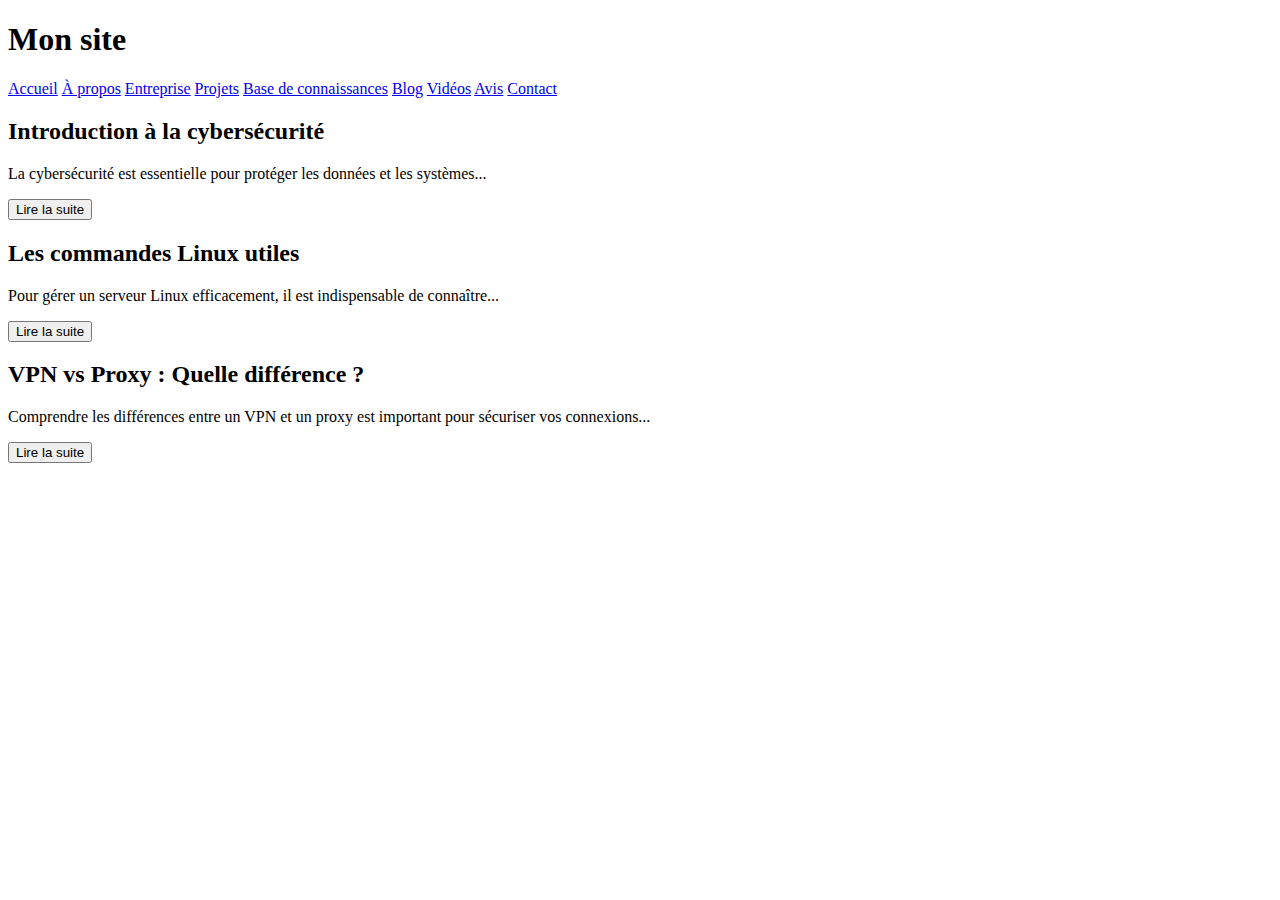
<file: blog.html>
<!DOCTYPE html>
<html lang="fr">
<head>
    <meta charset="UTF-8">
    <title>Mon site</title>
    <link rel="stylesheet" href="assets/css/style.css">
</head>
<body>

<header>
    <h1>Mon site</h1>
    <nav>
        <a href="index.html">Accueil</a>
        <a href="about-me.html">À propos</a>
        <a href="enterprise.html">Entreprise</a>
        <a href="projects.html">Projets</a>
        <a href="database.html">Base de connaissances</a>
        <a href="blog.html">Blog</a>
        <a href="videos.html">Vidéos</a>
        <a href="reviews.html">Avis</a>
        <a href="contact.html">Contact</a>
    </nav>
</header>

<main>
    <main class="blog-main">
        <section class="blog-post" data-id="1">
            <h2>Introduction à la cybersécurité</h2>
            <p>La cybersécurité est essentielle pour protéger les données et les systèmes...</p>
            <button class="read-more">Lire la suite</button>
        </section>

        <section class="blog-post" data-id="2">
            <h2>Les commandes Linux utiles</h2>
            <p>Pour gérer un serveur Linux efficacement, il est indispensable de connaître...</p>
            <button class="read-more">Lire la suite</button>
        </section>

        <section class="blog-post" data-id="3">
            <h2>VPN vs Proxy : Quelle différence ?</h2>
            <p>Comprendre les différences entre un VPN et un proxy est important pour sécuriser vos connexions...</p>
            <button class="read-more">Lire la suite</button>
        </section>
</main>

<script src="assets/js/main.js"></script>
</body>
</html>
</file>
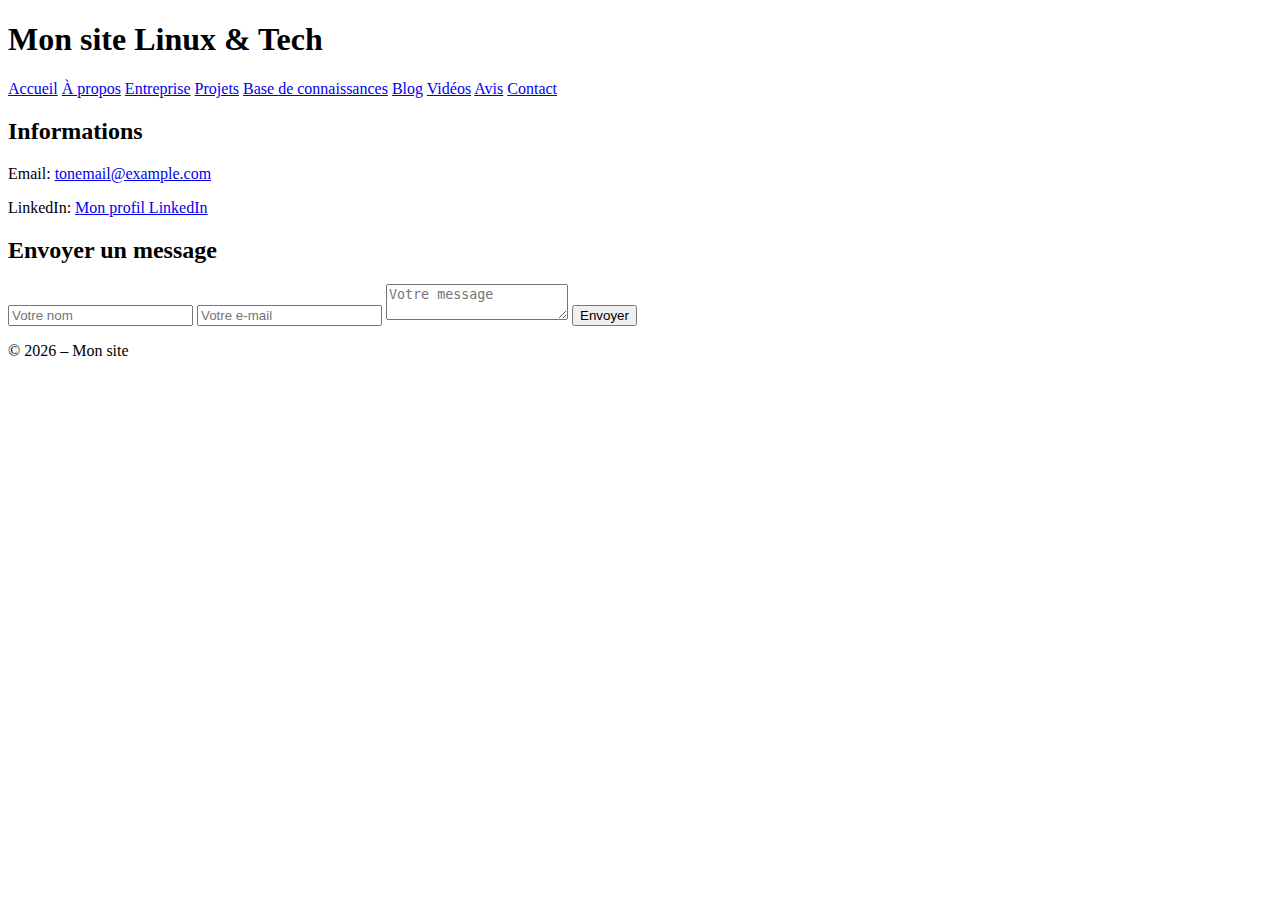
<file: contact.html>
<!DOCTYPE html>
<html lang="fr">
<head>
    <meta charset="UTF-8">
    <title>TITRE_DE_LA_PAGE</title>
    <link rel="stylesheet" href="assets/css/style.css">
</head>
<body>

<header>
    <h1>Mon site Linux & Tech</h1>
    <nav>
        <a href="index.html">Accueil</a>
        <a href="about-me.html">À propos</a>
        <a href="enterprise.html">Entreprise</a>
        <a href="projects.html">Projets</a>
        <a href="database.html">Base de connaissances</a>
        <a href="blog.html">Blog</a>
        <a href="videos.html">Vidéos</a>
        <a href="reviews.html">Avis</a>
        <a href="contact.html">Contact</a>
    </nav>
</header>

<main>
        <section class="contact-info">
            <h2>Informations</h2>
            <p>Email: <a href="mailto:tonemail@example.com">tonemail@example.com</a></p>
            <p>LinkedIn: <a href="https://www.linkedin.com/in/tonprofil" target="_blank">Mon profil LinkedIn</a></p>
        </section>

        <section class="contact-form">
            <h2>Envoyer un message</h2>
            <form id="form-contact">
                <input type="text" id="name" placeholder="Votre nom" required>
                <input type="email" id="email" placeholder="Votre e-mail" required>
                <textarea id="message" placeholder="Votre message" required></textarea>
                <button type="submit">Envoyer</button>
            </form>
        </section>
</main>

<footer>
    <p>© 2026 – Mon site</p>
</footer>

</body>
</html>
</file>
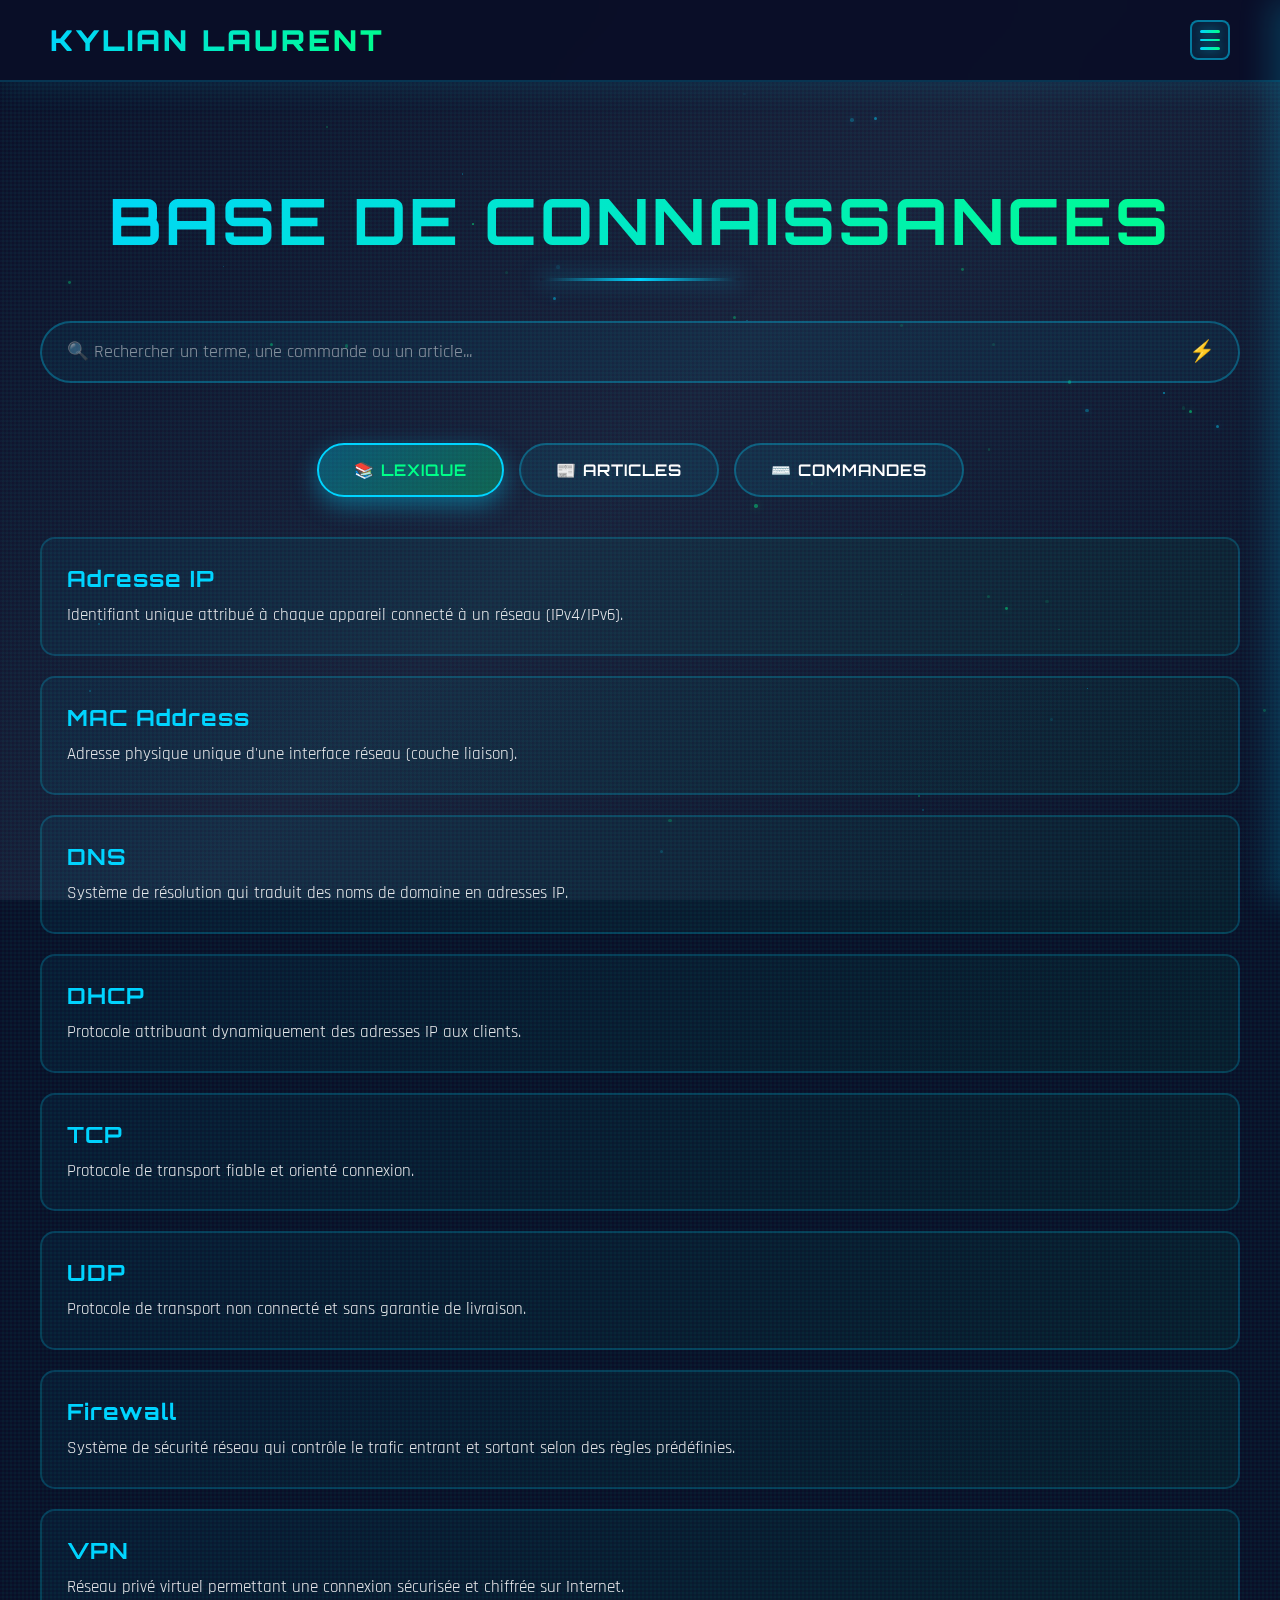
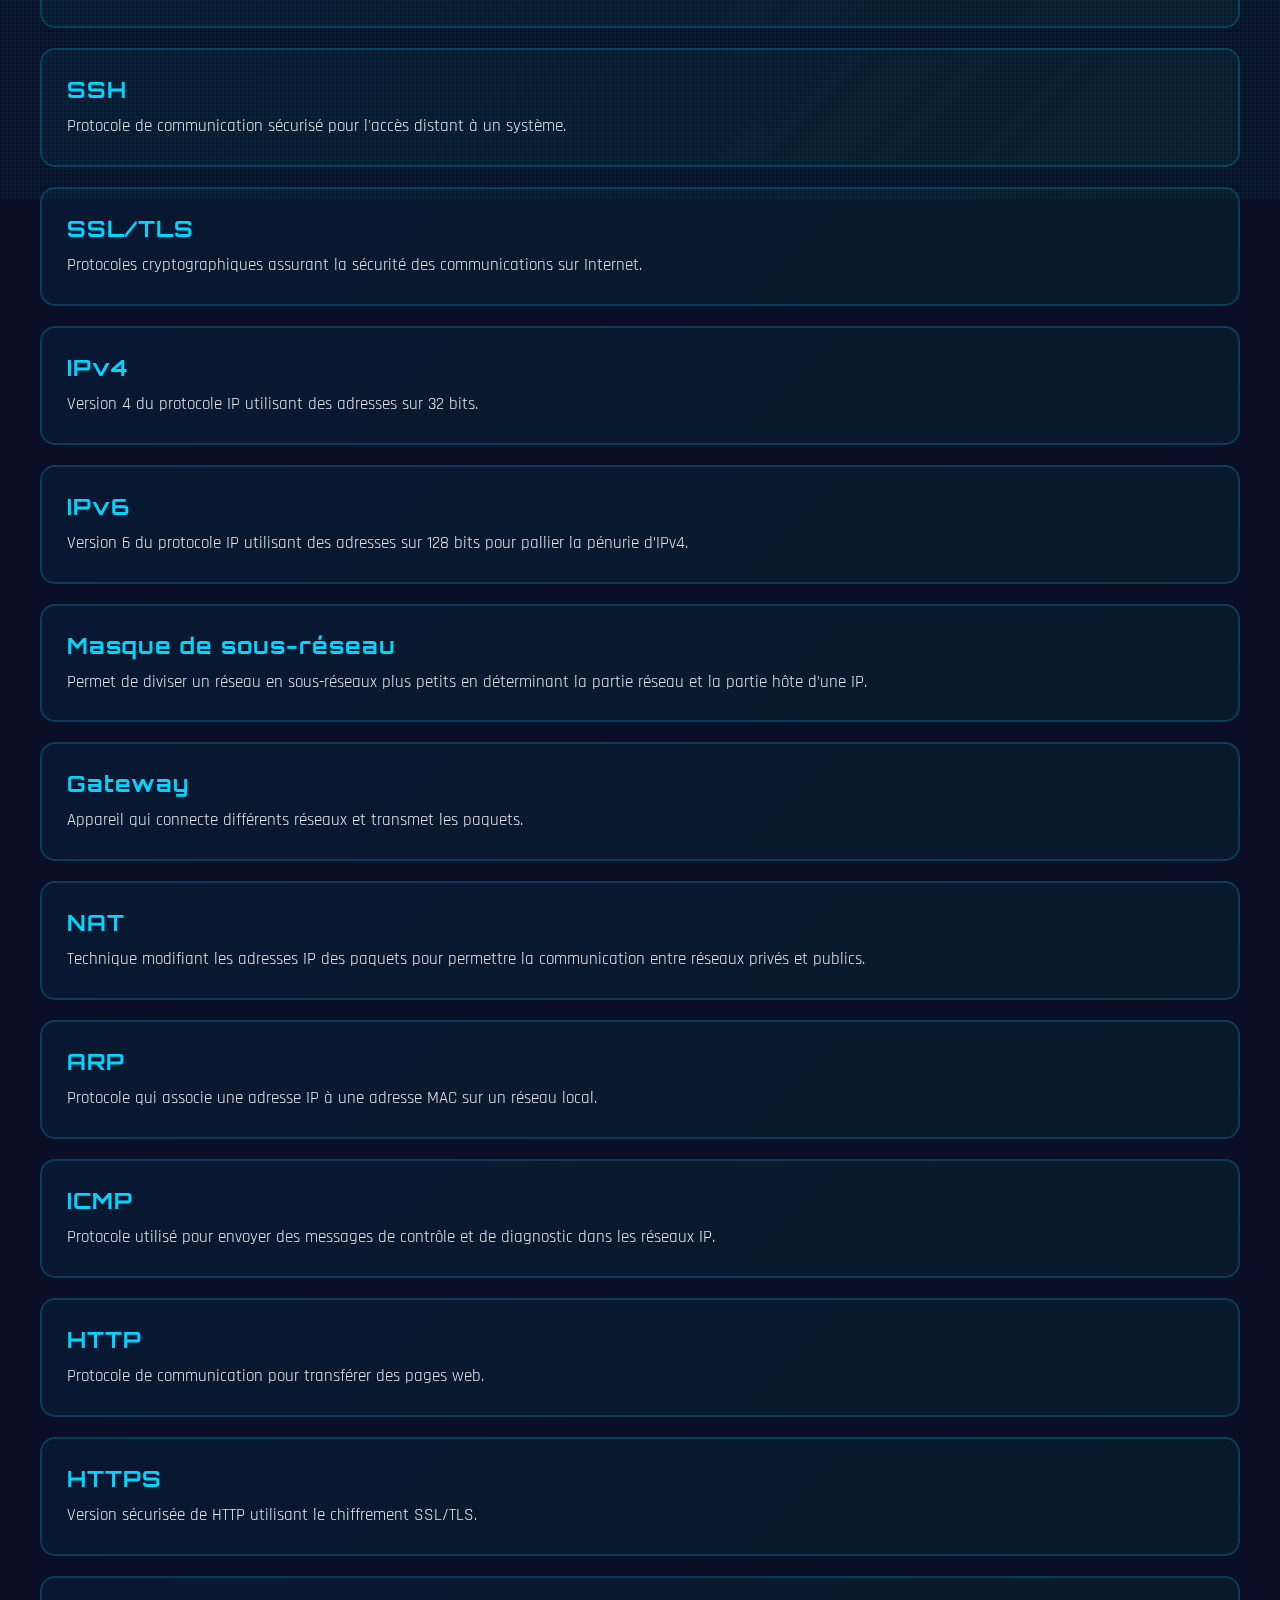
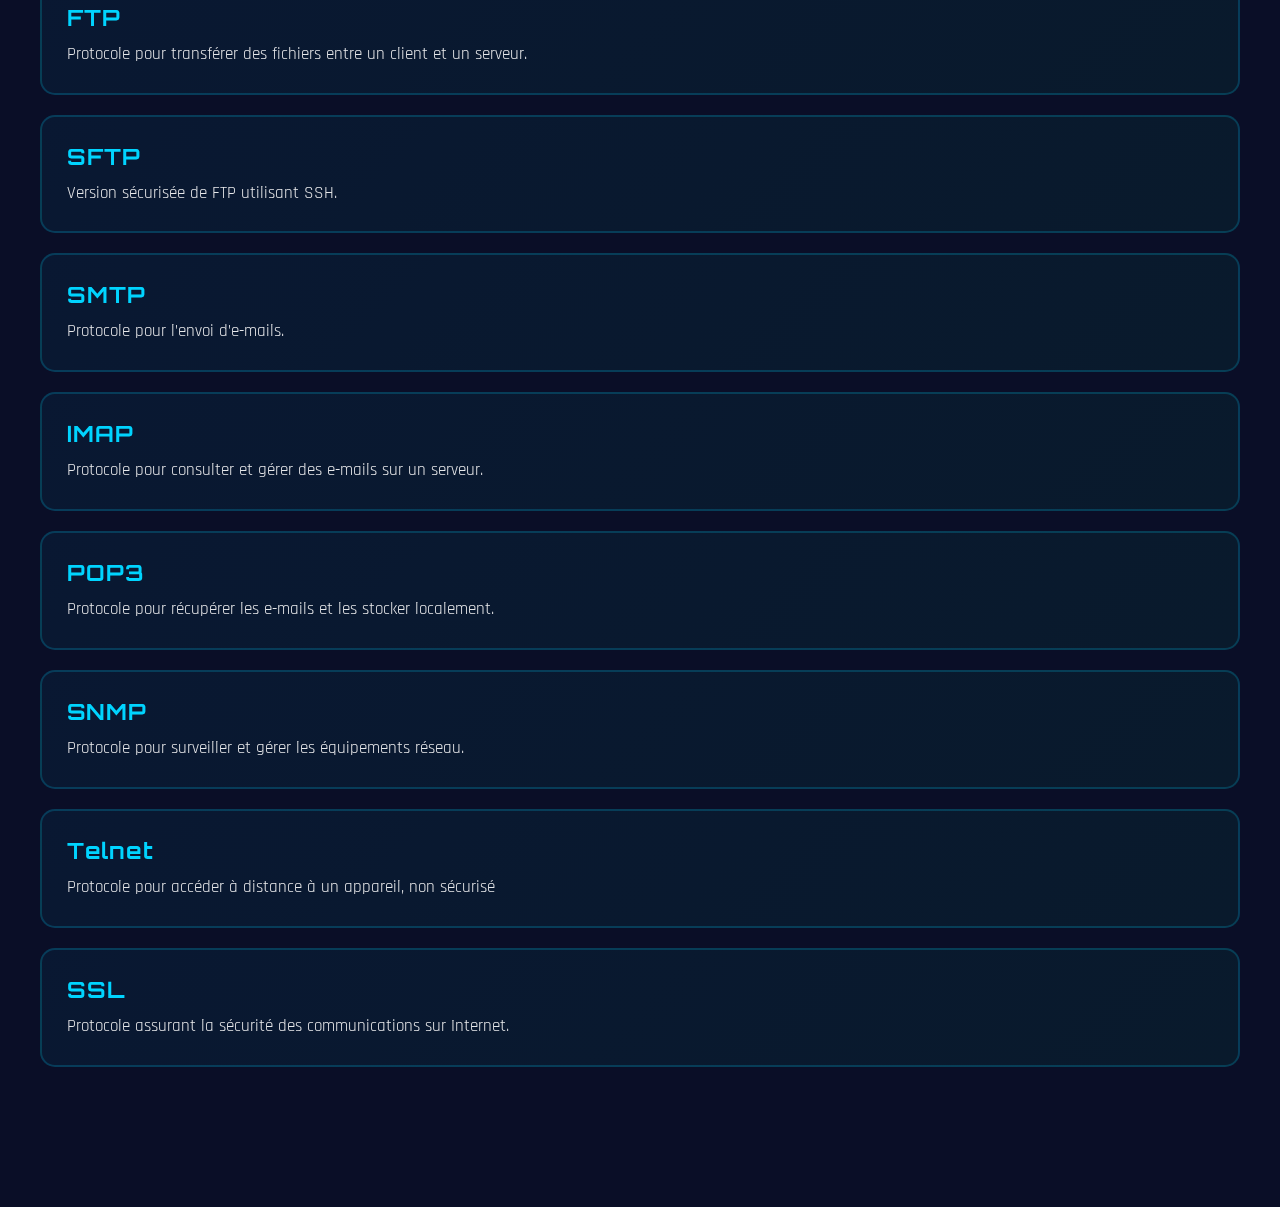
<file: database.html>
<!DOCTYPE html>
<html lang="fr">
<head>
    <meta charset="UTF-8">
    <meta name="viewport" content="width=device-width, initial-scale=1.0">
    <title>Base de Connaissances - Kylian Laurent</title>
    <link href="https://fonts.googleapis.com/css2?family=Orbitron:wght@500;700;900&family=Rajdhani:wght@300;400;500;600;700&family=Fira+Code:wght@400;500;600&display=swap" rel="stylesheet">
    <style>
        * {
            margin: 0;
            padding: 0;
            box-sizing: border-box;
        }

        body {
            font-family: 'Rajdhani', sans-serif;
            background: #0a0e27;
            color: #fff;
            overflow-x: hidden;
            position: relative;
            min-height: 100vh;
        }

        /* Animated Background */
        .animated-bg {
            position: fixed;
            top: 0;
            left: 0;
            width: 100%;
            height: 100%;
            z-index: -1;
            background: linear-gradient(135deg, #0a0e27 0%, #1a1f3a 50%, #0a0e27 100%);
        }

        .animated-bg::before {
            content: '';
            position: absolute;
            width: 200%;
            height: 200%;
            background-image: 
                repeating-linear-gradient(0deg, transparent, transparent 2px, rgba(0, 212, 255, 0.03) 2px, rgba(0, 212, 255, 0.03) 4px),
                repeating-linear-gradient(90deg, transparent, transparent 2px, rgba(0, 255, 136, 0.03) 2px, rgba(0, 255, 136, 0.03) 4px);
            animation: grid-move 20s linear infinite;
        }

        @keyframes grid-move {
            0% { transform: translate(0, 0); }
            100% { transform: translate(50px, 50px); }
        }

        /* Floating Particles */
        .particle {
            position: fixed;
            border-radius: 50%;
            pointer-events: none;
            z-index: 0;
        }

        @keyframes float {
            0% {
                transform: translateY(100vh) translateX(0) rotate(0deg);
                opacity: 0;
            }
            10% { opacity: 1; }
            90% { opacity: 1; }
            100% {
                transform: translateY(-100vh) translateX(100px) rotate(360deg);
                opacity: 0;
            }
        }

        /* Header */
        header {
            position: fixed;
            top: 0;
            left: 0;
            width: 100%;
            padding: 20px 50px;
            display: flex;
            justify-content: space-between;
            align-items: center;
            background: rgba(10, 14, 39, 0.95);
            backdrop-filter: blur(20px);
            border-bottom: 2px solid rgba(0, 212, 255, 0.2);
            z-index: 1000;
            box-shadow: 0 5px 30px rgba(0, 212, 255, 0.1);
        }

        header h1 {
            font-family: 'Orbitron', sans-serif;
            font-size: 1.8rem;
            font-weight: 900;
            background: linear-gradient(135deg, #00d4ff, #00ff88);
            -webkit-background-clip: text;
            -webkit-text-fill-color: transparent;
            background-clip: text;
            letter-spacing: 3px;
        }

        /* Burger Menu */
        .burger {
            width: 40px;
            height: 40px;
            cursor: pointer;
            display: flex;
            flex-direction: column;
            justify-content: center;
            gap: 6px;
            padding: 8px;
            background: rgba(0, 212, 255, 0.1);
            border: 2px solid rgba(0, 212, 255, 0.5);
            border-radius: 8px;
            transition: all 0.3s ease;
            position: relative;
            z-index: 1001;
        }

        .burger:hover {
            background: rgba(0, 212, 255, 0.2);
            box-shadow: 0 0 20px rgba(0, 212, 255, 0.4);
        }

        .burger span {
            width: 100%;
            height: 3px;
            background: linear-gradient(90deg, #00d4ff, #00ff88);
            border-radius: 10px;
            transition: all 0.3s ease;
            box-shadow: 0 0 10px rgba(0, 212, 255, 0.5);
        }

        .burger.active span:nth-child(1) {
            transform: rotate(45deg) translate(7px, 7px);
        }

        .burger.active span:nth-child(2) {
            opacity: 0;
        }

        .burger.active span:nth-child(3) {
            transform: rotate(-45deg) translate(7px, -7px);
        }

        /* Navigation */
        nav {
            position: fixed;
            top: 0;
            right: -350px;
            width: 350px;
            height: 100vh;
            background: linear-gradient(135deg, rgba(0, 10, 30, 0.98), rgba(0, 30, 60, 0.98));
            backdrop-filter: blur(20px);
            padding: 120px 40px 40px;
            transition: right 0.4s cubic-bezier(0.68, -0.55, 0.265, 1.55);
            z-index: 999;
            box-shadow: -10px 0 30px rgba(0, 212, 255, 0.2);
            border-left: 2px solid rgba(0, 212, 255, 0.3);
        }

        nav.nav-open {
            right: 0;
        }

        nav a {
            display: block;
            color: white;
            text-decoration: none;
            font-size: 18px;
            font-weight: 500;
            padding: 18px 20px;
            margin-bottom: 8px;
            border-left: 3px solid transparent;
            background: rgba(0, 212, 255, 0.05);
            border-radius: 8px;
            transition: all 0.3s ease;
            position: relative;
            overflow: hidden;
        }

        nav a::before {
            content: '';
            position: absolute;
            top: 0;
            left: -100%;
            width: 100%;
            height: 100%;
            background: linear-gradient(90deg, transparent, rgba(0, 212, 255, 0.2), transparent);
            transition: left 0.5s ease;
        }

        nav a:hover::before {
            left: 100%;
        }

        nav a:hover {
            background: rgba(0, 212, 255, 0.15);
            border-left-color: #00d4ff;
            padding-left: 30px;
            box-shadow: 0 5px 15px rgba(0, 212, 255, 0.3);
            color: #00d4ff;
        }

        /* Main Content */
        main {
            margin-top: 100px;
            padding: 40px 20px 80px;
            position: relative;
            z-index: 1;
        }

        .knowledge-container {
            max-width: 1400px;
            margin: 0 auto;
            padding: 40px 20px;
        }

        .knowledge-container > h1 {
            font-family: 'Orbitron', sans-serif;
            font-size: clamp(2.5rem, 5vw, 4rem);
            text-align: center;
            margin-bottom: 60px;
            background: linear-gradient(135deg, #00d4ff, #00ff88);
            -webkit-background-clip: text;
            -webkit-text-fill-color: transparent;
            background-clip: text;
            letter-spacing: 3px;
            text-transform: uppercase;
            position: relative;
        }

        .knowledge-container > h1::after {
            content: '';
            position: absolute;
            bottom: -20px;
            left: 50%;
            transform: translateX(-50%);
            width: 200px;
            height: 3px;
            background: linear-gradient(90deg, transparent, #00d4ff, transparent);
            box-shadow: 0 0 20px rgba(0, 212, 255, 0.6);
        }

        /* Search Bar */
        .search-container {
            margin: 40px 0;
            position: relative;
        }

        .search-bar {
            width: 100%;
            padding: 18px 50px 18px 25px;
            background: rgba(0, 212, 255, 0.05);
            border: 2px solid rgba(0, 212, 255, 0.3);
            border-radius: 50px;
            color: #fff;
            font-family: 'Rajdhani', sans-serif;
            font-size: 1.1rem;
            outline: none;
            transition: all 0.3s ease;
        }

        .search-bar:focus {
            border-color: rgba(0, 212, 255, 0.6);
            box-shadow: 0 0 20px rgba(0, 212, 255, 0.3);
            background: rgba(0, 212, 255, 0.08);
        }

        .search-bar::placeholder {
            color: rgba(255, 255, 255, 0.5);
        }

        .search-icon {
            position: absolute;
            right: 25px;
            top: 50%;
            transform: translateY(-50%);
            font-size: 1.3rem;
            color: #00d4ff;
        }

        /* Tabs */
        .tabs {
            display: flex;
            justify-content: center;
            gap: 15px;
            margin: 60px 0 40px;
            flex-wrap: wrap;
        }

        .tab-button {
            padding: 15px 35px;
            background: rgba(0, 212, 255, 0.08);
            border: 2px solid rgba(0, 212, 255, 0.3);
            border-radius: 50px;
            color: #fff;
            font-family: 'Orbitron', sans-serif;
            font-size: 1rem;
            font-weight: 600;
            cursor: pointer;
            transition: all 0.3s ease;
            letter-spacing: 1px;
            text-transform: uppercase;
        }

        .tab-button:hover {
            background: rgba(0, 212, 255, 0.15);
            border-color: rgba(0, 212, 255, 0.5);
            transform: translateY(-3px);
            box-shadow: 0 8px 25px rgba(0, 212, 255, 0.3);
        }

        .tab-button.active {
            background: linear-gradient(135deg, rgba(0, 212, 255, 0.3), rgba(0, 255, 136, 0.3));
            border-color: #00d4ff;
            color: #00ff88;
            box-shadow: 0 8px 25px rgba(0, 212, 255, 0.4);
        }

        /* Tab Content */
        .tab-content {
            display: none;
            animation: fadeIn 0.5s ease;
        }

        .tab-content.active {
            display: block;
        }

        @keyframes fadeIn {
            from {
                opacity: 0;
                transform: translateY(20px);
            }
            to {
                opacity: 1;
                transform: translateY(0);
            }
        }

        /* Term Cards */
        .term-card {
            background: linear-gradient(135deg, rgba(0, 212, 255, 0.05), rgba(0, 255, 136, 0.05));
            border: 2px solid rgba(0, 212, 255, 0.2);
            border-radius: 15px;
            padding: 25px;
            margin-bottom: 20px;
            transition: all 0.3s ease;
            position: relative;
            overflow: hidden;
        }

        .term-card::before {
            content: '';
            position: absolute;
            top: 0;
            left: -100%;
            width: 100%;
            height: 100%;
            background: linear-gradient(90deg, transparent, rgba(0, 212, 255, 0.1), transparent);
            transition: left 0.5s ease;
        }

        .term-card:hover::before {
            left: 100%;
        }

        .term-card:hover {
            border-color: rgba(0, 212, 255, 0.5);
            box-shadow: 0 10px 30px rgba(0, 212, 255, 0.2);
            transform: translateY(-5px);
        }

        .term-title {
            font-family: 'Orbitron', sans-serif;
            font-size: 1.4rem;
            color: #00d4ff;
            margin-bottom: 10px;
            font-weight: 700;
            letter-spacing: 1px;
        }

        .term-description {
            color: rgba(255, 255, 255, 0.9);
            font-size: 1.05rem;
            line-height: 1.6;
        }

        /* Command Blocks */
        .command-section {
            margin-bottom: 40px;
        }

        .command-section h3 {
            font-family: 'Orbitron', sans-serif;
            font-size: 1.8rem;
            color: #00ff88;
            margin-bottom: 25px;
            padding-bottom: 15px;
            border-bottom: 2px solid rgba(0, 255, 136, 0.3);
        }

        .command-item {
            background: linear-gradient(135deg, rgba(0, 212, 255, 0.05), rgba(0, 255, 136, 0.05));
            border: 2px solid rgba(0, 212, 255, 0.2);
            border-radius: 12px;
            padding: 20px;
            margin-bottom: 15px;
            position: relative;
            transition: all 0.3s ease;
        }

        .command-item:hover {
            border-color: rgba(0, 212, 255, 0.5);
            box-shadow: 0 8px 25px rgba(0, 212, 255, 0.2);
        }

        .command-header {
            display: flex;
            justify-content: space-between;
            align-items: center;
            margin-bottom: 10px;
        }

        .command-name {
            font-family: 'Fira Code', monospace;
            font-size: 1.2rem;
            color: #00d4ff;
            font-weight: 600;
        }

        .copy-btn {
            padding: 8px 20px;
            background: rgba(0, 212, 255, 0.2);
            border: 1px solid rgba(0, 212, 255, 0.4);
            border-radius: 20px;
            color: #00ff88;
            font-family: 'Rajdhani', sans-serif;
            font-size: 0.9rem;
            font-weight: 600;
            cursor: pointer;
            transition: all 0.3s ease;
            display: flex;
            align-items: center;
            gap: 8px;
        }

        .copy-btn:hover {
            background: rgba(0, 212, 255, 0.3);
            box-shadow: 0 5px 15px rgba(0, 212, 255, 0.3);
            transform: translateY(-2px);
        }

        .copy-btn.copied {
            background: rgba(0, 255, 136, 0.3);
            border-color: rgba(0, 255, 136, 0.5);
        }

        .command-code {
            font-family: 'Fira Code', monospace;
            font-size: 1rem;
            color: #00ff88;
            background: rgba(0, 0, 0, 0.3);
            padding: 12px 15px;
            border-radius: 8px;
            border-left: 3px solid #00d4ff;
            margin-bottom: 10px;
            overflow-x: auto;
            white-space: pre-wrap;
            word-break: break-all;
        }

        .command-description {
            color: rgba(255, 255, 255, 0.8);
            font-size: 1rem;
            line-height: 1.6;
        }

        /* Article Cards */
        .article-grid {
            display: grid;
            grid-template-columns: repeat(auto-fill, minmax(350px, 1fr));
            gap: 25px;
        }

        .article-card {
            background: linear-gradient(135deg, rgba(0, 212, 255, 0.05), rgba(0, 255, 136, 0.05));
            border: 2px solid rgba(0, 212, 255, 0.2);
            border-radius: 15px;
            padding: 30px;
            transition: all 0.3s ease;
            cursor: pointer;
            position: relative;
            overflow: hidden;
        }

        .article-card::before {
            content: '';
            position: absolute;
            top: -50%;
            left: -50%;
            width: 200%;
            height: 200%;
            background: linear-gradient(45deg, transparent, rgba(0, 212, 255, 0.1), transparent);
            transform: rotate(0deg);
            transition: transform 0.6s ease;
        }

        .article-card:hover::before {
            transform: rotate(180deg);
        }

        .article-card:hover {
            border-color: rgba(0, 212, 255, 0.5);
            box-shadow: 0 15px 40px rgba(0, 212, 255, 0.3);
            transform: translateY(-8px);
        }

        .article-number {
            font-family: 'Orbitron', sans-serif;
            font-size: 0.9rem;
            color: #00ff88;
            margin-bottom: 10px;
            font-weight: 600;
        }

        .article-title {
            font-family: 'Orbitron', sans-serif;
            font-size: 1.5rem;
            color: #00d4ff;
            margin-bottom: 15px;
            font-weight: 700;
            position: relative;
            z-index: 1;
        }

        .article-preview {
            color: rgba(255, 255, 255, 0.8);
            font-size: 1rem;
            line-height: 1.6;
            position: relative;
            z-index: 1;
        }

        /* Responsive */
        @media (max-width: 768px) {
            header {
                padding: 15px 20px;
            }

            header h1 {
                font-size: 1.3rem;
            }

            nav {
                width: 100%;
                right: -100%;
                padding: 100px 30px 30px;
            }

            .tabs {
                flex-direction: column;
                gap: 10px;
            }

            .tab-button {
                width: 100%;
            }

            .article-grid {
                grid-template-columns: 1fr;
            }

            .command-header {
                flex-direction: column;
                align-items: flex-start;
                gap: 10px;
            }

            .copy-btn {
                width: 100%;
                justify-content: center;
            }
        }
    </style>
</head>
<body>
    <div class="animated-bg"></div>

    <!-- Particles -->
    <script>
        for (let i = 0; i < 50; i++) {
            const particle = document.createElement('div');
            particle.className = 'particle';
            particle.style.width = Math.random() * 3 + 1 + 'px';
            particle.style.height = particle.style.width;
            particle.style.left = Math.random() * 100 + '%';
            particle.style.top = Math.random() * 100 + '%';
            particle.style.background = Math.random() > 0.5 ? '#00d4ff' : '#00ff88';
            particle.style.opacity = Math.random() * 0.5;
            particle.style.boxShadow = `0 0 10px ${particle.style.background}`;
            particle.style.animation = `float ${Math.random() * 10 + 10}s linear infinite`;
            particle.style.animationDelay = Math.random() * 5 + 's';
            document.body.appendChild(particle);
        }
    </script>

    <header>
        <h1>KYLIAN LAURENT</h1>
        <div class="burger" id="burger">
            <span></span>
            <span></span>
            <span></span>
        </div>
        <nav id="nav-links">
            <a href="index.html">Accueil</a>
            <a href="about-me.html">À propos</a>
            <a href="enterprise.html">Entreprise</a>
            <a href="projects.html">Projets</a>
            <a href="database.html">Base de connaissances</a>
            <a href="formations.html">Formations</a>
            <a href="logiciels.html">Vidéos</a>
            <a href="reviews.html">Avis</a>
            <a href="contact.html">Contact</a>
        </nav>
    </header>

    <main>
        <section class="knowledge-container">
            <h1>Base de Connaissances</h1>

            <!-- Search Bar -->
            <div class="search-container">
                <input type="text" class="search-bar" id="searchBar" placeholder="🔍 Rechercher un terme, une commande ou un article...">
                <span class="search-icon">⚡</span>
            </div>

            <!-- Tabs -->
            <div class="tabs">
                <button class="tab-button active" onclick="openTab('lexique')">📚 Lexique</button>
                <button class="tab-button" onclick="openTab('article')">📰 Articles</button>
                <button class="tab-button" onclick="openTab('commande')">⌨️ Commandes</button>
            </div>

            <!-- Lexique Tab -->
            <div id="lexique" class="tab-content active">
                <div class="term-card">
                    <div class="term-title">Adresse IP</div>
                    <div class="term-description">Identifiant unique attribué à chaque appareil connecté à un réseau (IPv4/IPv6).</div>
                </div>
                
                <div class="term-card">
                    <div class="term-title">MAC Address</div>
                    <div class="term-description">Adresse physique unique d'une interface réseau (couche liaison).</div>
                </div>
                
                <div class="term-card">
                    <div class="term-title">DNS</div>
                    <div class="term-description">Système de résolution qui traduit des noms de domaine en adresses IP.</div>
                </div>
                
                <div class="term-card">
                    <div class="term-title">DHCP</div>
                    <div class="term-description">Protocole attribuant dynamiquement des adresses IP aux clients.</div>
                </div>
                
                <div class="term-card">
                    <div class="term-title">TCP</div>
                    <div class="term-description">Protocole de transport fiable et orienté connexion.</div>
                </div>
                
                <div class="term-card">
                    <div class="term-title">UDP</div>
                    <div class="term-description">Protocole de transport non connecté et sans garantie de livraison.</div>
                </div>

                <div class="term-card">
                    <div class="term-title">Firewall</div>
                    <div class="term-description">Système de sécurité réseau qui contrôle le trafic entrant et sortant selon des règles prédéfinies.</div>
                </div>

                <div class="term-card">
                    <div class="term-title">VPN</div>
                    <div class="term-description">Réseau privé virtuel permettant une connexion sécurisée et chiffrée sur Internet.</div>
                </div>

                <div class="term-card">
                    <div class="term-title">SSH</div>
                    <div class="term-description">Protocole de communication sécurisé pour l'accès distant à un système.</div>
                </div>

                <div class="term-card">
                    <div class="term-title">SSL/TLS</div>
                    <div class="term-description">Protocoles cryptographiques assurant la sécurité des communications sur Internet.</div>
                </div>

                <div class="term-card">
                    <div class="term-title">IPv4</div>
                    <div class="term-description">Version 4 du protocole IP utilisant des adresses sur 32 bits.</div>
                </div>

                <div class="term-card">
                    <div class="term-title">IPv6</div>
                    <div class="term-description">Version 6 du protocole IP utilisant des adresses sur 128 bits pour pallier la pénurie d’IPv4.</div>
                </div>

                <div class="term-card">
                    <div class="term-title">Masque de sous-réseau</div>
                    <div class="term-description">Permet de diviser un réseau en sous-réseaux plus petits en déterminant la partie réseau et la partie hôte d’une IP.</div>
                </div>
                
                <div class="term-card">
                    <div class="term-title">Gateway</div>
                    <div class="term-description">Appareil qui connecte différents réseaux et transmet les paquets.</div>
                </div>

                <div class="term-card">
                    <div class="term-title">NAT</div>
                    <div class="term-description">Technique modifiant les adresses IP des paquets pour permettre la communication entre réseaux privés et publics.</div>
                </div>

                <div class="term-card">
                    <div class="term-title">ARP</div>
                    <div class="term-description">Protocole qui associe une adresse IP à une adresse MAC sur un réseau local.</div>
                </div>

                <div class="term-card">
                    <div class="term-title">ICMP</div>
                    <div class="term-description">Protocole utilisé pour envoyer des messages de contrôle et de diagnostic dans les réseaux IP.</div>
                </div>

                <div class="term-card">
                    <div class="term-title">HTTP</div>
                    <div class="term-description">Protocole de communication pour transférer des pages web.</div>
                </div>

                <div class="term-card">
                    <div class="term-title">HTTPS</div>
                    <div class="term-description">Version sécurisée de HTTP utilisant le chiffrement SSL/TLS.</div>
                </div>

                <div class="term-card">
                    <div class="term-title">FTP</div>
                    <div class="term-description">Protocole pour transférer des fichiers entre un client et un serveur.</div>
                </div>

                <div class="term-card">
                    <div class="term-title">SFTP</div>
                    <div class="term-description">Version sécurisée de FTP utilisant SSH.</div>
                </div>

                <div class="term-card">
                    <div class="term-title">SMTP</div>
                    <div class="term-description">Protocole pour l’envoi d’e-mails.</div>
                </div>

                <div class="term-card">
                    <div class="term-title">IMAP</div>
                    <div class="term-description">Protocole pour consulter et gérer des e-mails sur un serveur.</div>
                </div>

                <div class="term-card">
                    <div class="term-title">POP3</div>
                    <div class="term-description">Protocole pour récupérer les e-mails et les stocker localement.</div>
                </div>

                <div class="term-card">
                    <div class="term-title">SNMP</div>
                    <div class="term-description">Protocole pour surveiller et gérer les équipements réseau.</div>
                </div>

                <div class="term-card">
                    <div class="term-title">Telnet</div>
                    <div class="term-description">Protocole pour accéder à distance à un appareil, non sécurisé</div>
                </div>

                <div class="term-card">
                    <div class="term-title">SSL</div>
                    <div class="term-description">Protocole assurant la sécurité des communications sur Internet.</div>
                </div>
            </div>

            <!-- Articles Tab -->
            <div id="article" class="tab-content">
                <div class="article-grid">
                    <div class="article-card">
                        <div class="article-number">Article #1</div>
                        <div class="article-title">Introduction à la Cybersécurité</div>
                        <div class="article-preview">Découvrez les fondamentaux de la cybersécurité, les menaces courantes et les bonnes pratiques pour protéger vos systèmes informatiques.</div>
                    </div>

                    <div class="article-card">
                        <div class="article-number">Article #2</div>
                        <div class="article-title">Bonnes Pratiques Réseau</div>
                        <div class="article-preview">Guide complet pour sécuriser efficacement votre infrastructure réseau et mettre en place des règles de sécurité robustes.</div>
                    </div>

                    <div class="article-card">
                        <div class="article-number">Article #3</div>
                        <div class="article-title">Analyse de Menaces Avancées</div>
                        <div class="article-preview">Techniques d'analyse et de détection des menaces sophistiquées, incluant les APT et les attaques zero-day.</div>
                    </div>

                    <div class="article-card">
                        <div class="article-number">Article #4</div>
                        <div class="article-title">Sécurité Cloud & Virtualisation</div>
                        <div class="article-preview">Stratégies de sécurisation des environnements cloud et des infrastructures virtualisées modernes.</div>
                    </div>

                    <div class="article-card">
                        <div class="article-number">Article #5</div>
                        <div class="article-title">Protection Anti-Ransomware</div>
                        <div class="article-preview">Méthodes de prévention, détection et récupération face aux attaques par ransomware et malware.</div>
                    </div>

                    <div class="article-card">
                        <div class="article-number">Article #6</div>
                        <div class="article-title">Pentest & Red Team</div>
                        <div class="article-description">Méthodologies de tests d'intrusion et exercices Red Team pour évaluer la sécurité de vos systèmes.</div>
                    </div>
                </div>
            </div>

            <!-- Commandes Tab -->
            <div id="commande" class="tab-content">
                <div class="command-section">
                    <h3>🐧 Commandes Linux/Debian</h3>
                    
                    <div class="command-item">
                        <div class="command-header">
                            <span class="command-name">ls</span>
                            <button class="copy-btn" onclick="copyCommand(this, 'ls')">
                                <span>📋</span> Copier
                            </button>
                        </div>
                        <div class="command-code">ls</div>
                        <div class="command-description">Lister les fichiers et dossiers du répertoire courant</div>
                    </div>

                    <div class="command-item">
                        <div class="command-header">
                            <span class="command-name">cd</span>
                            <button class="copy-btn" onclick="copyCommand(this, 'cd /chemin/vers/dossier')">
                                <span>📋</span> Copier
                            </button>
                        </div>
                        <div class="command-code">cd /chemin/vers/dossier</div>
                        <div class="command-description">Changer de répertoire</div>
                    </div>

                    <div class="command-item">
                        <div class="command-header">
                            <span class="command-name">pwd</span>
                            <button class="copy-btn" onclick="copyCommand(this, 'pwd')">
                                <span>📋</span> Copier
                            </button>
                        </div>
                        <div class="command-code">pwd</div>
                        <div class="command-description">Afficher le chemin absolu du répertoire courant</div>
                    </div>

                    <div class="command-item">
                        <div class="command-header">
                            <span class="command-name">mkdir</span>
                            <button class="copy-btn" onclick="copyCommand(this, 'mkdir nom_du_dossier')">
                                <span>📋</span> Copier
                            </button>
                        </div>
                        <div class="command-code">mkdir nom_du_dossier</div>
                        <div class="command-description">Créer un nouveau dossier</div>
                    </div>

                    <div class="command-item">
                        <div class="command-header">
                            <span class="command-name">rm</span>
                            <button class="copy-btn" onclick="copyCommand(this, 'rm fichier.txt')">
                                <span>📋</span> Copier
                            </button>
                        </div>
                        <div class="command-code">rm fichier.txt</div>
                        <div class="command-description">Supprimer un fichier</div>
                    </div>

                    <div class="command-item">
                        <div class="command-header">
                            <span class="command-name">cp</span>
                            <button class="copy-btn" onclick="copyCommand(this, 'cp source.txt destination.txt')">
                                <span>📋</span> Copier
                            </button>
                        </div>
                        <div class="command-code">cp source.txt destination.txt</div>
                        <div class="command-description">Copier un fichier ou dossier</div>
                    </div>

                    <div class="command-item">
                        <div class="command-header">
                            <span class="command-name">mv</span>
                            <button class="copy-btn" onclick="copyCommand(this, 'mv ancien.txt nouveau.txt')">
                                <span>📋</span> Copier
                            </button>
                        </div>
                        <div class="command-code">mv ancien.txt nouveau.txt</div>
                        <div class="command-description">Déplacer ou renommer un fichier</div>
                    </div>

                    <div class="command-item">
                        <div class="command-header">
                            <span class="command-name">chmod</span>
                            <button class="copy-btn" onclick="copyCommand(this, 'chmod 755 script.sh')">
                                <span>📋</span> Copier
                            </button>
                        </div>
                        <div class="command-code">chmod 755 script.sh</div>
                        <div class="command-description">Modifier les permissions d'un fichier</div>
                    </div>

                    <div class="command-item">
                        <div class="command-header">
                            <span class="command-name">sudo apt update</span>
                            <button class="copy-btn" onclick="copyCommand(this, 'sudo apt update && sudo apt upgrade -y')">
                                <span>📋</span> Copier
                            </button>
                        </div>
                        <div class="command-code">sudo apt update && sudo apt upgrade -y</div>
                        <div class="command-description">Mettre à jour les paquets système</div>
                    </div>
                </div>

                <div class="command-section">
                    <h3>🪟 Commandes Windows</h3>
                    
                    <div class="command-item">
                        <div class="command-header">
                            <span class="command-name">dir</span>
                            <button class="copy-btn" onclick="copyCommand(this, 'dir')">
                                <span>📋</span> Copier
                            </button>
                        </div>
                        <div class="command-code">dir</div>
                        <div class="command-description">Lister les fichiers et dossiers</div>
                    </div>

                    <div class="command-item">
                        <div class="command-header">
                            <span class="command-name">cd</span>
                            <button class="copy-btn" onclick="copyCommand(this, 'cd C:\\Users\\Documents')">
                                <span>📋</span> Copier
                            </button>
                        </div>
                        <div class="command-code">cd C:\Users\Documents</div>
                        <div class="command-description">Changer de répertoire</div>
                    </div>

                    <div class="command-item">
                        <div class="command-header">
                            <span class="command-name">mkdir</span>
                            <button class="copy-btn" onclick="copyCommand(this, 'mkdir nouveau_dossier')">
                                <span>📋</span> Copier
                            </button>
                        </div>
                        <div class="command-code">mkdir nouveau_dossier</div>
                        <div class="command-description">Créer un nouveau dossier</div>
                    </div>

                    <div class="command-item">
                        <div class="command-header">
                            <span class="command-name">del</span>
                            <button class="copy-btn" onclick="copyCommand(this, 'del fichier.txt')">
                                <span>📋</span> Copier
                            </button>
                        </div>
                        <div class="command-code">del fichier.txt</div>
                        <div class="command-description">Supprimer un fichier</div>
                    </div>

                    <div class="command-item">
                        <div class="command-header">
                            <span class="command-name">ipconfig</span>
                            <button class="copy-btn" onclick="copyCommand(this, 'ipconfig /all')">
                                <span>📋</span> Copier
                            </button>
                        </div>
                        <div class="command-code">ipconfig /all</div>
                        <div class="command-description">Afficher la configuration réseau</div>
                    </div>

                    <div class="command-item">
                        <div class="command-header">
                            <span class="command-name">netstat</span>
                            <button class="copy-btn" onclick="copyCommand(this, 'netstat -ano')">
                                <span>📋</span> Copier
                            </button>
                        </div>
                        <div class="command-code">netstat -ano</div>
                        <div class="command-description">Afficher les connexions réseau actives</div>
                    </div>

                    <div class="command-item">
                        <div class="command-header">
                            <span class="command-name">tasklist</span>
                            <button class="copy-btn" onclick="copyCommand(this, 'tasklist')">
                                <span>📋</span> Copier
                            </button>
                        </div>
                        <div class="command-code">tasklist</div>
                        <div class="command-description">Lister tous les processus en cours</div>
                    </div>
                </div>
            </div>
        </section>
    </main>

    <script>
        // Burger Menu Toggle
        const burger = document.getElementById('burger');
        const navLinks = document.getElementById('nav-links');

        burger.addEventListener('click', () => {
            burger.classList.toggle('active');
            navLinks.classList.toggle('nav-open');
        });

        // Close menu when clicking on a link
        const links = navLinks.querySelectorAll('a');
        links.forEach(link => {
            link.addEventListener('click', () => {
                burger.classList.remove('active');
                navLinks.classList.remove('nav-open');
            });
        });

        // Close menu when clicking outside
        document.addEventListener('click', (e) => {
            if (!navLinks.contains(e.target) && !burger.contains(e.target)) {
                burger.classList.remove('active');
                navLinks.classList.remove('nav-open');
            }
        });

        // Tab Switching
        function openTab(tabName) {
            // Hide all tabs
            const tabContents = document.querySelectorAll('.tab-content');
            tabContents.forEach(tab => {
                tab.classList.remove('active');
            });

            // Remove active class from all buttons
            const tabButtons = document.querySelectorAll('.tab-button');
            tabButtons.forEach(btn => {
                btn.classList.remove('active');
            });

            // Show selected tab
            document.getElementById(tabName).classList.add('active');

            // Add active class to clicked button
            event.target.classList.add('active');
        }

        // Copy Command Function
        function copyCommand(button, command) {
            navigator.clipboard.writeText(command).then(() => {
                const originalText = button.innerHTML;
                button.innerHTML = '<span>✅</span> Copié !';
                button.classList.add('copied');
                
                setTimeout(() => {
                    button.innerHTML = originalText;
                    button.classList.remove('copied');
                }, 2000);
            });
        }

        // Search Functionality
        const searchBar = document.getElementById('searchBar');
        searchBar.addEventListener('input', function() {
            const searchTerm = this.value.toLowerCase();
            
            // Search in lexique
            const termCards = document.querySelectorAll('.term-card');
            termCards.forEach(card => {
                const title = card.querySelector('.term-title').textContent.toLowerCase();
                const description = card.querySelector('.term-description').textContent.toLowerCase();
                
                if (title.includes(searchTerm) || description.includes(searchTerm)) {
                    card.style.display = 'block';
                } else {
                    card.style.display = 'none';
                }
            });

            // Search in commands
            const commandItems = document.querySelectorAll('.command-item');
            commandItems.forEach(item => {
                const name = item.querySelector('.command-name').textContent.toLowerCase();
                const description = item.querySelector('.command-description').textContent.toLowerCase();
                
                if (name.includes(searchTerm) || description.includes(searchTerm)) {
                    item.style.display = 'block';
                } else {
                    item.style.display = 'none';
                }
            });

            // Search in articles
            const articleCards = document.querySelectorAll('.article-card');
            articleCards.forEach(card => {
                const title = card.querySelector('.article-title').textContent.toLowerCase();
                const preview = card.querySelector('.article-preview').textContent.toLowerCase();
                
                if (title.includes(searchTerm) || preview.includes(searchTerm)) {
                    card.style.display = 'block';
                } else {
                    card.style.display = 'none';
                }
            });
        });
    </script>
</body>
</html>
</file>
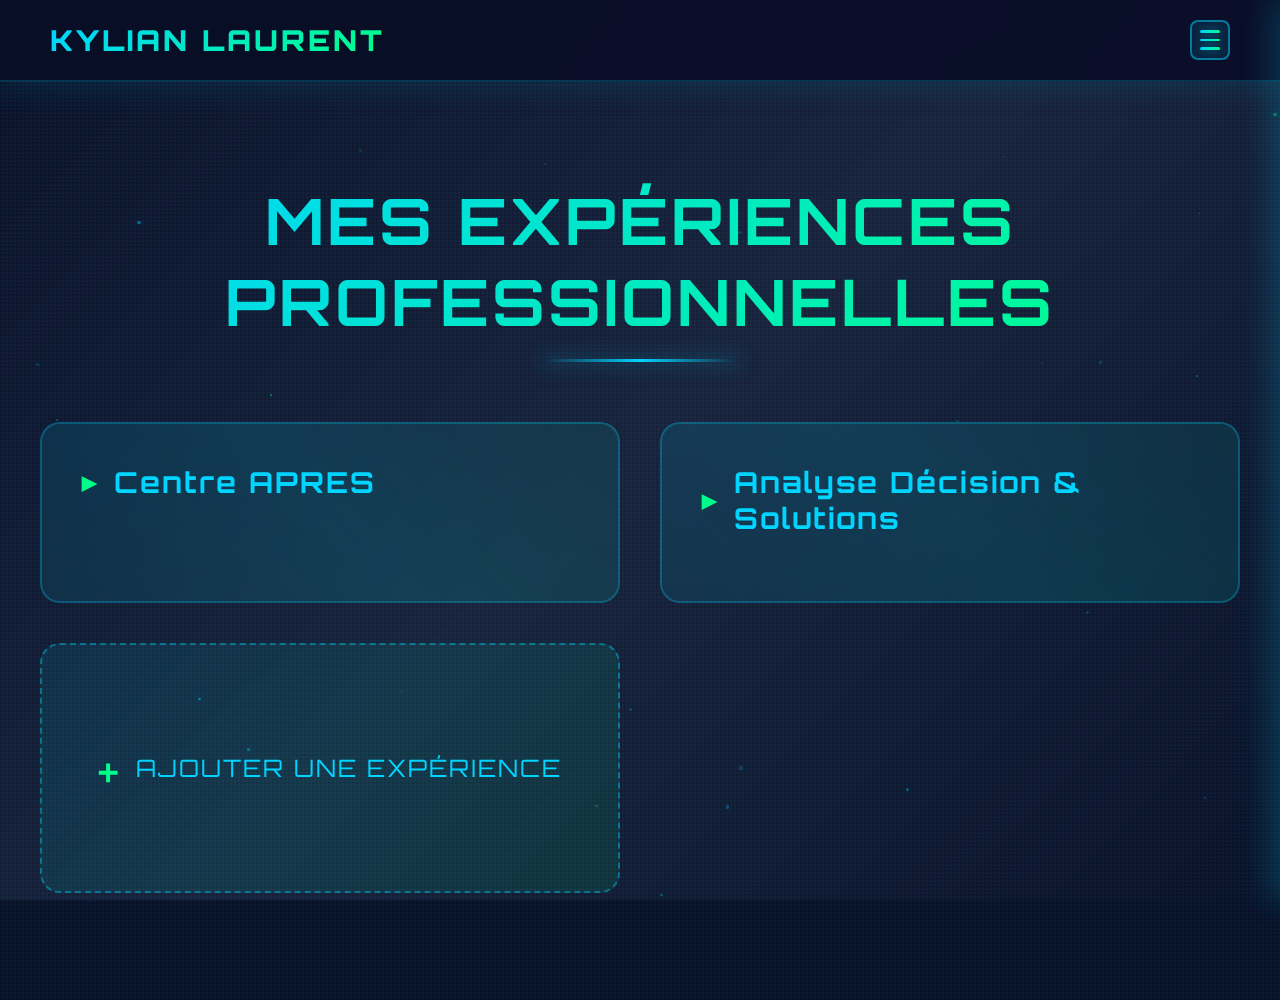
<file: enterprise.html>
<!DOCTYPE html>
<html lang="fr">
<head>
    <meta charset="UTF-8">
    <meta name="viewport" content="width=device-width, initial-scale=1.0">
    <title>Mes Expériences Professionnelles - Kylian Laurent</title>
    <link href="https://fonts.googleapis.com/css2?family=Orbitron:wght@500;700;900&family=Rajdhani:wght@300;400;500;600;700&display=swap" rel="stylesheet">
    <style>
        * {
            margin: 0;
            padding: 0;
            box-sizing: border-box;
        }

        body {
            font-family: 'Rajdhani', sans-serif;
            background: #0a0e27;
            color: #fff;
            overflow-x: hidden;
            position: relative;
            min-height: 100vh;
        }

        /* Animated Background */
        .animated-bg {
            position: fixed;
            top: 0;
            left: 0;
            width: 100%;
            height: 100%;
            z-index: -1;
            background: linear-gradient(135deg, #0a0e27 0%, #1a1f3a 50%, #0a0e27 100%);
        }

        .animated-bg::before {
            content: '';
            position: absolute;
            width: 200%;
            height: 200%;
            background-image: 
                repeating-linear-gradient(0deg, transparent, transparent 2px, rgba(0, 212, 255, 0.03) 2px, rgba(0, 212, 255, 0.03) 4px),
                repeating-linear-gradient(90deg, transparent, transparent 2px, rgba(0, 255, 136, 0.03) 2px, rgba(0, 255, 136, 0.03) 4px);
            animation: grid-move 20s linear infinite;
        }

        @keyframes grid-move {
            0% { transform: translate(0, 0); }
            100% { transform: translate(50px, 50px); }
        }

        /* Floating Particles */
        .particle {
            position: fixed;
            border-radius: 50%;
            pointer-events: none;
            z-index: 0;
        }

        @keyframes float {
            0% {
                transform: translateY(100vh) translateX(0) rotate(0deg);
                opacity: 0;
            }
            10% { opacity: 1; }
            90% { opacity: 1; }
            100% {
                transform: translateY(-100vh) translateX(100px) rotate(360deg);
                opacity: 0;
            }
        }

        /* Header */
        header {
            position: fixed;
            top: 0;
            left: 0;
            width: 100%;
            padding: 20px 50px;
            display: flex;
            justify-content: space-between;
            align-items: center;
            background: rgba(10, 14, 39, 0.95);
            backdrop-filter: blur(20px);
            border-bottom: 2px solid rgba(0, 212, 255, 0.2);
            z-index: 1000;
            box-shadow: 0 5px 30px rgba(0, 212, 255, 0.1);
        }

        header h1 {
            font-family: 'Orbitron', sans-serif;
            font-size: 1.8rem;
            font-weight: 900;
            background: linear-gradient(135deg, #00d4ff, #00ff88);
            -webkit-background-clip: text;
            -webkit-text-fill-color: transparent;
            background-clip: text;
            letter-spacing: 3px;
        }

        /* Burger Menu */
        .burger {
            width: 40px;
            height: 40px;
            cursor: pointer;
            display: flex;
            flex-direction: column;
            justify-content: center;
            gap: 6px;
            padding: 8px;
            background: rgba(0, 212, 255, 0.1);
            border: 2px solid rgba(0, 212, 255, 0.5);
            border-radius: 8px;
            transition: all 0.3s ease;
            position: relative;
            z-index: 1001;
        }

        .burger:hover {
            background: rgba(0, 212, 255, 0.2);
            box-shadow: 0 0 20px rgba(0, 212, 255, 0.4);
        }

        .burger span {
            width: 100%;
            height: 3px;
            background: linear-gradient(90deg, #00d4ff, #00ff88);
            border-radius: 10px;
            transition: all 0.3s ease;
            box-shadow: 0 0 10px rgba(0, 212, 255, 0.5);
        }

        .burger.active span:nth-child(1) {
            transform: rotate(45deg) translate(7px, 7px);
        }

        .burger.active span:nth-child(2) {
            opacity: 0;
        }

        .burger.active span:nth-child(3) {
            transform: rotate(-45deg) translate(7px, -7px);
        }

        /* Navigation */
        nav {
            position: fixed;
            top: 0;
            right: -350px;
            width: 350px;
            height: 100vh;
            background: linear-gradient(135deg, rgba(0, 10, 30, 0.98), rgba(0, 30, 60, 0.98));
            backdrop-filter: blur(20px);
            padding: 120px 40px 40px;
            transition: right 0.4s cubic-bezier(0.68, -0.55, 0.265, 1.55);
            z-index: 999;
            box-shadow: -10px 0 30px rgba(0, 212, 255, 0.2);
            border-left: 2px solid rgba(0, 212, 255, 0.3);
        }

        nav.nav-open {
            right: 0;
        }

        nav a {
            display: block;
            color: white;
            text-decoration: none;
            font-size: 18px;
            font-weight: 500;
            padding: 18px 20px;
            margin-bottom: 8px;
            border-left: 3px solid transparent;
            background: rgba(0, 212, 255, 0.05);
            border-radius: 8px;
            transition: all 0.3s ease;
            position: relative;
            overflow: hidden;
        }

        nav a::before {
            content: '';
            position: absolute;
            top: 0;
            left: -100%;
            width: 100%;
            height: 100%;
            background: linear-gradient(90deg, transparent, rgba(0, 212, 255, 0.2), transparent);
            transition: left 0.5s ease;
        }

        nav a:hover::before {
            left: 100%;
        }

        nav a:hover {
            background: rgba(0, 212, 255, 0.15);
            border-left-color: #00d4ff;
            padding-left: 30px;
            box-shadow: 0 5px 15px rgba(0, 212, 255, 0.3);
            color: #00d4ff;
        }

        /* Main Content */
        main {
            margin-top: 100px;
            padding: 40px 20px;
            position: relative;
            z-index: 1;
        }

        .enterprise-container {
            max-width: 1400px;
            margin: 0 auto;
            padding: 40px 20px;
        }

        .enterprise-container > h1 {
            font-family: 'Orbitron', sans-serif;
            font-size: clamp(2.5rem, 5vw, 4rem);
            text-align: center;
            margin-bottom: 60px;
            background: linear-gradient(135deg, #00d4ff, #00ff88);
            -webkit-background-clip: text;
            -webkit-text-fill-color: transparent;
            background-clip: text;
            letter-spacing: 3px;
            text-transform: uppercase;
            position: relative;
        }

        .enterprise-container > h1::after {
            content: '';
            position: absolute;
            bottom: -20px;
            left: 50%;
            transform: translateX(-50%);
            width: 200px;
            height: 3px;
            background: linear-gradient(90deg, transparent, #00d4ff, transparent);
            box-shadow: 0 0 20px rgba(0, 212, 255, 0.6);
        }

        /* Enterprise Grid */
        .enterprise-grid {
            display: grid;
            grid-template-columns: repeat(auto-fit, minmax(400px, 1fr));
            gap: 40px;
            margin-top: 80px;
        }

        /* Enterprise Card */
        .enterprise-card {
            background: linear-gradient(135deg, rgba(0, 212, 255, 0.05), rgba(0, 255, 136, 0.05));
            border: 2px solid rgba(0, 212, 255, 0.3);
            border-radius: 20px;
            padding: 40px;
            cursor: pointer;
            transition: all 0.4s ease;
            position: relative;
            overflow: hidden;
            backdrop-filter: blur(10px);
        }

        .enterprise-card::before {
            content: '';
            position: absolute;
            top: -50%;
            left: -50%;
            width: 200%;
            height: 200%;
            background: linear-gradient(45deg, transparent, rgba(0, 212, 255, 0.1), transparent);
            transform: rotate(0deg);
            transition: transform 0.6s ease;
        }

        .enterprise-card:hover::before {
            transform: rotate(180deg);
        }

        .enterprise-card:hover {
            transform: translateY(-10px);
            border-color: rgba(0, 212, 255, 0.6);
            box-shadow: 0 20px 60px rgba(0, 212, 255, 0.3),
                        0 0 40px rgba(0, 212, 255, 0.2);
        }

        .enterprise-card h2 {
            font-family: 'Orbitron', sans-serif;
            font-size: 1.8rem;
            color: #00d4ff;
            margin-bottom: 25px;
            position: relative;
            z-index: 1;
            letter-spacing: 2px;
            display: flex;
            align-items: center;
            gap: 15px;
        }

        .enterprise-card h2::before {
            content: '▶';
            font-size: 1.2rem;
            color: #00ff88;
            transition: transform 0.3s ease;
        }

        .enterprise-card.active h2::before {
            transform: rotate(90deg);
        }

        /* Enterprise Menu */
        .enterprise-menu {
            max-height: 0;
            overflow: hidden;
            transition: max-height 0.5s cubic-bezier(0.4, 0, 0.2, 1);
            position: relative;
            z-index: 1;
        }

        .enterprise-menu.active {
            max-height: 500px;
        }

        .enterprise-menu ul {
            list-style: none;
            margin-top: 20px;
        }

        .enterprise-menu li {
            margin-bottom: 15px;
            transform: translateX(-20px);
            opacity: 0;
            transition: all 0.3s ease;
        }

        .enterprise-menu.active li {
            transform: translateX(0);
            opacity: 1;
        }

        .enterprise-menu.active li:nth-child(1) { transition-delay: 0.1s; }
        .enterprise-menu.active li:nth-child(2) { transition-delay: 0.2s; }
        .enterprise-menu.active li:nth-child(3) { transition-delay: 0.3s; }
        .enterprise-menu.active li:nth-child(4) { transition-delay: 0.4s; }

        .enterprise-menu a {
            display: flex;
            align-items: center;
            gap: 15px;
            padding: 15px 20px;
            background: rgba(0, 212, 255, 0.1);
            border-left: 3px solid transparent;
            border-radius: 10px;
            color: #fff;
            text-decoration: none;
            font-size: 1.1rem;
            font-weight: 500;
            transition: all 0.3s ease;
            position: relative;
            overflow: hidden;
        }

        .enterprise-menu a::before {
            content: '→';
            color: #00ff88;
            font-size: 1.2rem;
            transition: transform 0.3s ease;
        }

        .enterprise-menu a::after {
            content: '';
            position: absolute;
            top: 0;
            left: -100%;
            width: 100%;
            height: 100%;
            background: linear-gradient(90deg, transparent, rgba(0, 212, 255, 0.2), transparent);
            transition: left 0.5s ease;
        }

        .enterprise-menu a:hover::after {
            left: 100%;
        }

        .enterprise-menu a:hover {
            background: rgba(0, 212, 255, 0.2);
            border-left-color: #00d4ff;
            padding-left: 30px;
            box-shadow: 0 5px 20px rgba(0, 212, 255, 0.3);
            color: #00ff88;
        }

        .enterprise-menu a:hover::before {
            transform: translateX(5px);
        }

        /* Add Enterprise Button */
        .add-enterprise-btn {
            display: flex;
            align-items: center;
            justify-content: center;
            gap: 15px;
            background: linear-gradient(135deg, rgba(0, 212, 255, 0.1), rgba(0, 255, 136, 0.1));
            border: 2px dashed rgba(0, 212, 255, 0.4);
            border-radius: 20px;
            padding: 40px;
            min-height: 250px;
            cursor: pointer;
            transition: all 0.3s ease;
            font-family: 'Orbitron', sans-serif;
            font-size: 1.5rem;
            color: #00d4ff;
            text-transform: uppercase;
            letter-spacing: 2px;
        }

        .add-enterprise-btn:hover {
            background: linear-gradient(135deg, rgba(0, 212, 255, 0.2), rgba(0, 255, 136, 0.2));
            border-color: rgba(0, 212, 255, 0.6);
            transform: scale(1.02);
            box-shadow: 0 10px 40px rgba(0, 212, 255, 0.3);
        }

        .add-enterprise-btn::before {
            content: '+';
            font-size: 3rem;
            color: #00ff88;
        }

        /* Responsive */
        @media (max-width: 768px) {
            header {
                padding: 15px 20px;
            }

            header h1 {
                font-size: 1.3rem;
            }

            nav {
                width: 100%;
                right: -100%;
                padding: 100px 30px 30px;
            }

            .enterprise-grid {
                grid-template-columns: 1fr;
                gap: 30px;
            }

            .enterprise-card {
                padding: 30px 20px;
            }

            .enterprise-card h2 {
                font-size: 1.4rem;
            }

            .add-enterprise-btn {
                font-size: 1.2rem;
                padding: 30px;
            }
        }

        /* Loading Animation */
        @keyframes pulse {
            0%, 100% {
                opacity: 1;
            }
            50% {
                opacity: 0.5;
            }
        }

        .loading {
            animation: pulse 2s ease-in-out infinite;
        }
    </style>
</head>
<body>
    <div class="animated-bg"></div>

    <!-- Particles -->
    <script>
        for (let i = 0; i < 50; i++) {
            const particle = document.createElement('div');
            particle.className = 'particle';
            particle.style.width = Math.random() * 3 + 1 + 'px';
            particle.style.height = particle.style.width;
            particle.style.left = Math.random() * 100 + '%';
            particle.style.top = Math.random() * 100 + '%';
            particle.style.background = Math.random() > 0.5 ? '#00d4ff' : '#00ff88';
            particle.style.opacity = Math.random() * 0.5;
            particle.style.boxShadow = `0 0 10px ${particle.style.background}`;
            particle.style.animation = `float ${Math.random() * 10 + 10}s linear infinite`;
            particle.style.animationDelay = Math.random() * 5 + 's';
            document.body.appendChild(particle);
        }
    </script>

    <header>
        <h1>KYLIAN LAURENT</h1>
        <div class="burger" id="burger">
            <span></span>
            <span></span>
            <span></span>
        </div>
        <nav id="nav-links">
            <a href="index.html">Accueil</a>
            <a href="about-me.html">À propos</a>
            <a href="enterprise.html">Entreprise</a>
            <a href="projects.html">Projets</a>
            <a href="database.html">Base de connaissances</a>
            <a href="formations.html">Formations</a>
            <a href="videos.html">Vidéos</a>
            <a href="reviews.html">Avis</a>
            <a href="contact.html">Contact</a>
        </nav>
    </header>

    <main>
        <section class="enterprise-container">
            <h1>Mes Expériences Professionnelles</h1>

            <div class="enterprise-grid">
                <!-- Enterprise Card 1 -->
                <div class="enterprise-card" onclick="toggleMenu('menu1', this)">
                    <h2>Centre APRES</h2>
                    <div id="menu1" class="enterprise-menu">
                        <ul>
                            <li><a href="#info1">Informations</a></li>
                            <li><a href="#services1">Services</a></li>
                            <li><a href="#missions1">Missions</a></li>
                            <li><a href="#contact1">Contact</a></li>
                        </ul>
                    </div>
                </div>

                <!-- Enterprise Card 2 -->
                <div class="enterprise-card" onclick="toggleMenu('menu2', this)">
                    <h2>Analyse Décision & Solutions</h2>
                    <div id="menu2" class="enterprise-menu">
                        <ul>
                            <li><a href="#info2">Informations</a></li>
                            <li><a href="#services2">Services</a></li>
                            <li><a href="#missions2">Missions</a></li>
                            <li><a href="#contact2">Contact</a></li>
                        </ul>
                    </div>
                </div>

                <!-- Add New Enterprise -->
                <div class="add-enterprise-btn" onclick="alert('Fonctionnalité à venir : Ajouter une nouvelle entreprise')">
                    Ajouter une expérience
                </div>
            </div>
        </section>
    </main>

    <script>
        // Burger Menu Toggle
        const burger = document.getElementById('burger');
        const navLinks = document.getElementById('nav-links');

        burger.addEventListener('click', () => {
            burger.classList.toggle('active');
            navLinks.classList.toggle('nav-open');
        });

        // Close menu when clicking on a link
        const links = navLinks.querySelectorAll('a');
        links.forEach(link => {
            link.addEventListener('click', () => {
                burger.classList.remove('active');
                navLinks.classList.remove('nav-open');
            });
        });

        // Close menu when clicking outside
        document.addEventListener('click', (e) => {
            if (!navLinks.contains(e.target) && !burger.contains(e.target)) {
                burger.classList.remove('active');
                navLinks.classList.remove('nav-open');
            }
        });

        // Toggle Enterprise Menu
        function toggleMenu(menuId, card) {
            const menu = document.getElementById(menuId);
            const allMenus = document.querySelectorAll('.enterprise-menu');
            const allCards = document.querySelectorAll('.enterprise-card');
            
            // Close all other menus
            allMenus.forEach(m => {
                if (m.id !== menuId) {
                    m.classList.remove('active');
                }
            });
            
            // Remove active class from all cards
            allCards.forEach(c => {
                if (c !== card) {
                    c.classList.remove('active');
                }
            });
            
            // Toggle current menu and card
            menu.classList.toggle('active');
            card.classList.toggle('active');
            
            // Prevent event bubbling
            event.stopPropagation();
        }

        // Prevent menu links from toggling the card
        document.querySelectorAll('.enterprise-menu a').forEach(link => {
            link.addEventListener('click', (e) => {
                e.stopPropagation();
            });
        });
    </script>
</body>
</html>
</file>
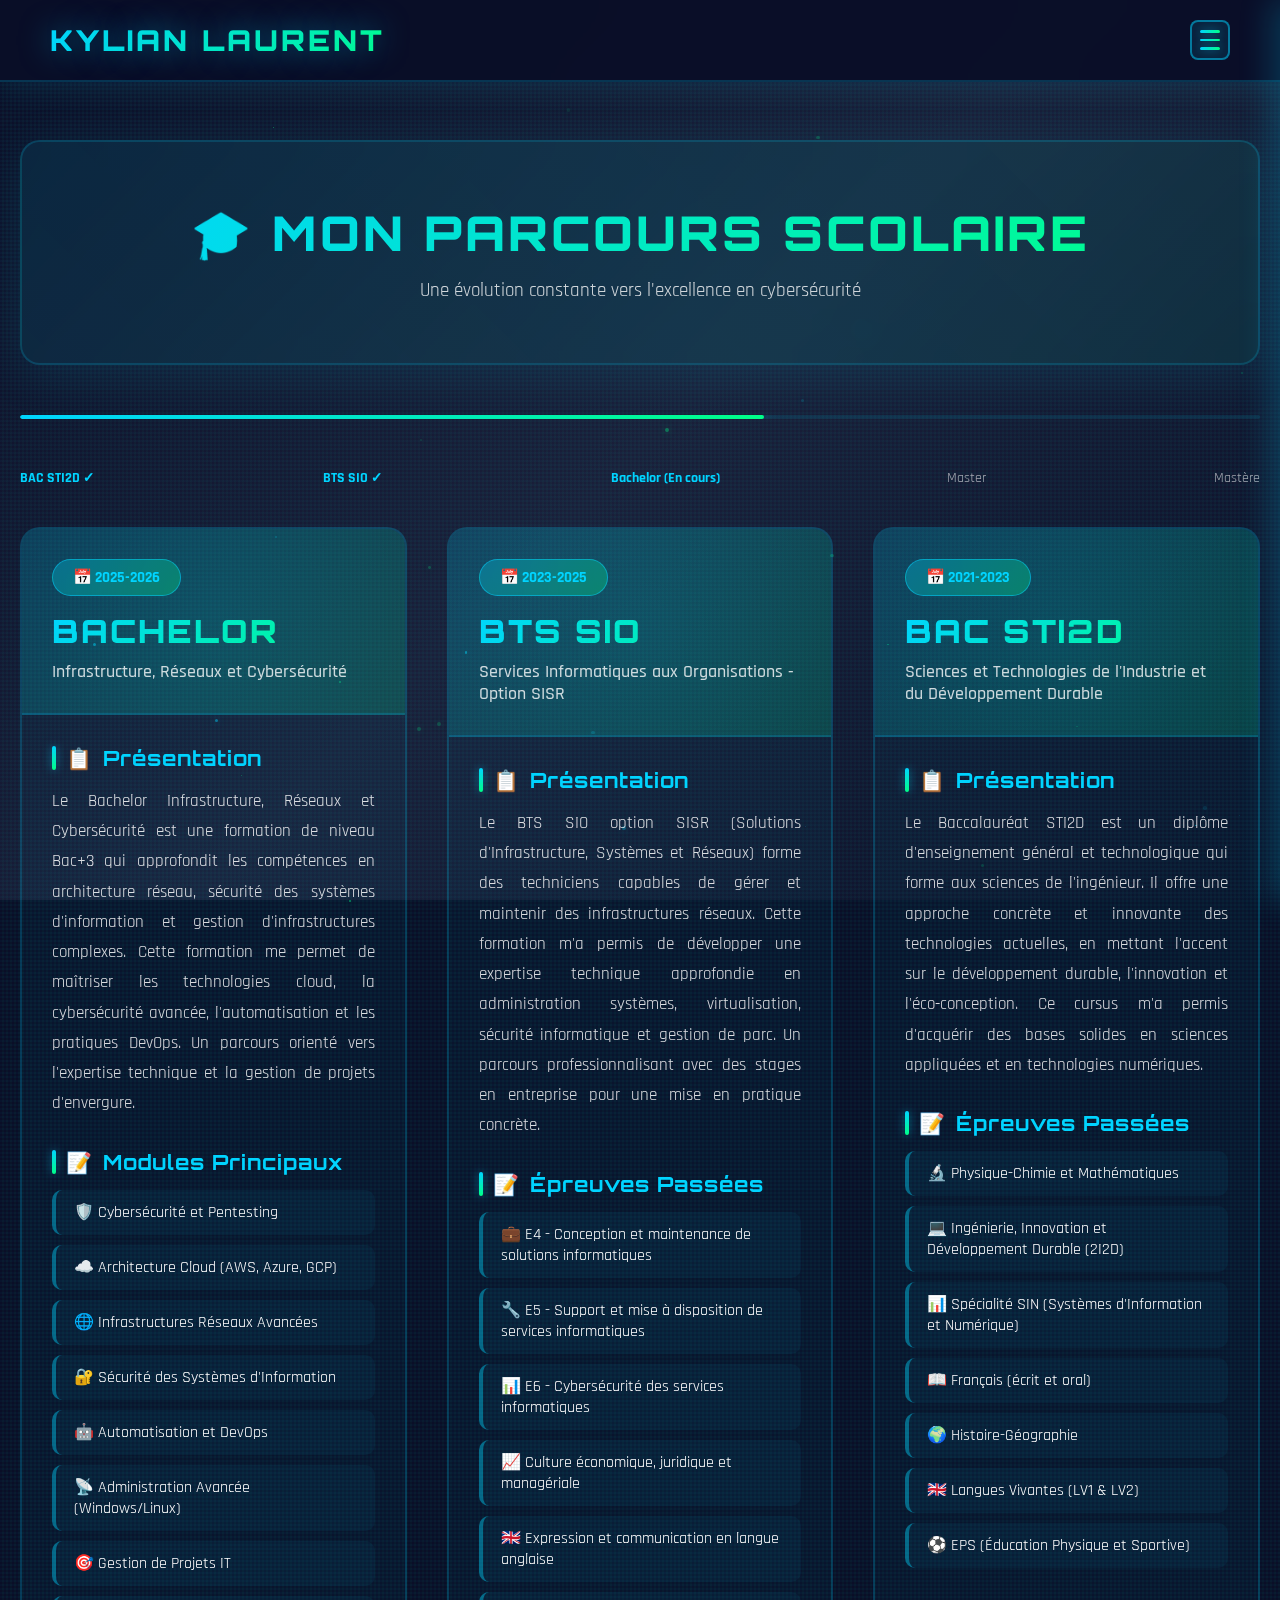
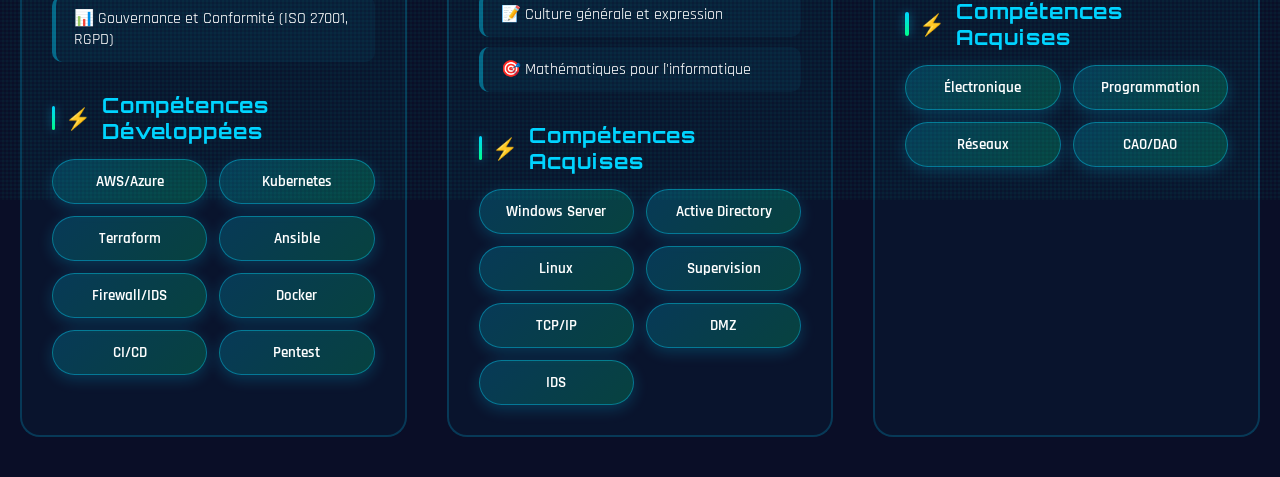
<file: formations.html>
<!DOCTYPE html>
<html lang="fr">
<head>
    <meta charset="UTF-8">
    <meta name="viewport" content="width=device-width, initial-scale=1.0">
    <title>Mon Parcours Scolaire - Kylian Laurent</title>
    <link href="https://fonts.googleapis.com/css2?family=Orbitron:wght@500;700;900&family=Rajdhani:wght@300;400;500;600;700&display=swap" rel="stylesheet">
    <style>
        * {
            margin: 0;
            padding: 0;
            box-sizing: border-box;
        }

        body {
            font-family: 'Rajdhani', sans-serif;
            background: #0a0e27;
            color: #fff;
            overflow-x: hidden;
            position: relative;
        }

        /* Animated Background */
        .animated-bg {
            position: fixed;
            top: 0;
            left: 0;
            width: 100%;
            height: 100%;
            z-index: -1;
            background: linear-gradient(135deg, #0a0e27 0%, #1a1f3a 50%, #0a0e27 100%);
        }

        .animated-bg::before {
            content: '';
            position: absolute;
            width: 200%;
            height: 200%;
            background-image: 
                repeating-linear-gradient(0deg, transparent, transparent 2px, rgba(0, 212, 255, 0.03) 2px, rgba(0, 212, 255, 0.03) 4px),
                repeating-linear-gradient(90deg, transparent, transparent 2px, rgba(0, 255, 136, 0.03) 2px, rgba(0, 255, 136, 0.03) 4px);
            animation: grid-move 20s linear infinite;
        }

        @keyframes grid-move {
            0% { transform: translate(0, 0); }
            100% { transform: translate(50px, 50px); }
        }

        /* Floating Particles */
        .particle {
            position: fixed;
            border-radius: 50%;
            pointer-events: none;
            z-index: 0;
        }

        @keyframes float {
            0%, 100% { transform: translateY(0) translateX(0); }
            25% { transform: translateY(-20px) translateX(10px); }
            50% { transform: translateY(-40px) translateX(-10px); }
            75% { transform: translateY(-20px) translateX(5px); }
        }

        /* Header */
        header {
            position: fixed;
            top: 0;
            left: 0;
            width: 100%;
            padding: 20px 50px;
            display: flex;
            justify-content: space-between;
            align-items: center;
            background: rgba(10, 14, 39, 0.95);
            backdrop-filter: blur(20px);
            border-bottom: 2px solid rgba(0, 212, 255, 0.2);
            z-index: 1000;
            box-shadow: 0 5px 30px rgba(0, 212, 255, 0.1);
        }

        header h1 {
            font-family: 'Orbitron', sans-serif;
            font-size: 1.8rem;
            font-weight: 900;
            background: linear-gradient(135deg, #00d4ff, #00ff88);
            -webkit-background-clip: text;
            -webkit-text-fill-color: transparent;
            background-clip: text;
            letter-spacing: 3px;
            text-shadow: 0 0 30px rgba(0, 212, 255, 0.5);
        }

        /* Burger Menu */
        .burger {
            width: 40px;
            height: 40px;
            cursor: pointer;
            display: flex;
            flex-direction: column;
            justify-content: center;
            gap: 6px;
            padding: 8px;
            background: rgba(0, 212, 255, 0.1);
            border: 2px solid rgba(0, 212, 255, 0.5);
            border-radius: 8px;
            transition: all 0.3s ease;
            position: relative;
            z-index: 1001;
        }

        .burger:hover {
            background: rgba(0, 212, 255, 0.2);
            box-shadow: 0 0 20px rgba(0, 212, 255, 0.4);
        }

        .burger span {
            width: 100%;
            height: 3px;
            background: linear-gradient(90deg, #00d4ff, #00ff88);
            border-radius: 10px;
            transition: all 0.3s ease;
            box-shadow: 0 0 10px rgba(0, 212, 255, 0.5);
        }

        .burger.active span:nth-child(1) {
            transform: rotate(45deg) translate(7px, 7px);
        }

        .burger.active span:nth-child(2) {
            opacity: 0;
        }

        .burger.active span:nth-child(3) {
            transform: rotate(-45deg) translate(7px, -7px);
        }

        /* Navigation */
        nav {
            position: fixed;
            top: 0;
            right: -350px;
            width: 350px;
            height: 100vh;
            background: linear-gradient(135deg, rgba(0, 10, 30, 0.98), rgba(0, 30, 60, 0.98));
            backdrop-filter: blur(20px);
            padding: 120px 40px 40px;
            transition: right 0.4s cubic-bezier(0.68, -0.55, 0.265, 1.55);
            z-index: 999;
            box-shadow: -10px 0 30px rgba(0, 212, 255, 0.2);
            border-left: 2px solid rgba(0, 212, 255, 0.3);
        }

        nav.nav-open {
            right: 0;
        }

        nav a {
            display: block;
            color: white;
            text-decoration: none;
            font-size: 18px;
            font-weight: 500;
            padding: 18px 20px;
            margin-bottom: 8px;
            border-left: 3px solid transparent;
            background: rgba(0, 212, 255, 0.05);
            border-radius: 8px;
            transition: all 0.3s ease;
            position: relative;
            overflow: hidden;
        }

        nav a::before {
            content: '';
            position: absolute;
            top: 0;
            left: -100%;
            width: 100%;
            height: 100%;
            background: linear-gradient(90deg, transparent, rgba(0, 212, 255, 0.2), transparent);
            transition: left 0.5s ease;
        }

        nav a:hover::before {
            left: 100%;
        }

        nav a:hover {
            background: rgba(0, 212, 255, 0.15);
            border-left-color: #00d4ff;
            padding-left: 30px;
            box-shadow: 0 5px 15px rgba(0, 212, 255, 0.3);
            color: #00d4ff;
        }

        /* Main Content */
        main {
            margin-top: 100px;
            padding: 40px 20px;
            position: relative;
            z-index: 1;
        }

        .container {
            max-width: 1400px;
            margin: 0 auto;
        }

        /* Page Header */
        .page-header {
            text-align: center;
            padding: 60px 40px;
            background: linear-gradient(135deg, rgba(0, 212, 255, 0.05), rgba(0, 255, 136, 0.05));
            border-radius: 20px;
            border: 2px solid rgba(0, 212, 255, 0.2);
            backdrop-filter: blur(10px);
            box-shadow: 0 10px 50px rgba(0, 212, 255, 0.1);
            position: relative;
            overflow: hidden;
            margin-bottom: 50px;
        }

        .page-header::before {
            content: '';
            position: absolute;
            top: -50%;
            left: -50%;
            width: 200%;
            height: 200%;
            background: linear-gradient(45deg, transparent, rgba(0, 212, 255, 0.05), transparent);
            animation: rotate-gradient 6s linear infinite;
        }

        @keyframes rotate-gradient {
            0% { transform: rotate(0deg); }
            100% { transform: rotate(360deg); }
        }

        .page-header h1 {
            font-family: 'Orbitron', sans-serif;
            font-size: 3rem;
            font-weight: 900;
            background: linear-gradient(135deg, #00d4ff, #00ff88);
            -webkit-background-clip: text;
            -webkit-text-fill-color: transparent;
            background-clip: text;
            margin-bottom: 15px;
            position: relative;
            z-index: 1;
            letter-spacing: 3px;
        }

        .page-header p {
            font-size: 1.2rem;
            color: rgba(255, 255, 255, 0.8);
            position: relative;
            z-index: 1;
        }

        /* Timeline */
        .timeline {
            position: relative;
            display: grid;
            grid-template-columns: repeat(auto-fit, minmax(380px, 1fr));
            gap: 40px;
            margin-top: 40px;
        }

        /* Timeline Item */
        .timeline-item {
            background: rgba(0, 212, 255, 0.03);
            border: 2px solid rgba(0, 212, 255, 0.2);
            border-radius: 20px;
            overflow: hidden;
            transition: all 0.4s ease;
            position: relative;
            animation: fadeInUp 0.8s ease backwards;
        }

        .timeline-item:nth-child(1) { animation-delay: 0.1s; }
        .timeline-item:nth-child(2) { animation-delay: 0.3s; }
        .timeline-item:nth-child(3) { animation-delay: 0.5s; }

        @keyframes fadeInUp {
            from {
                opacity: 0;
                transform: translateY(30px);
            }
            to {
                opacity: 1;
                transform: translateY(0);
            }
        }

        .timeline-item:hover {
            transform: translateY(-10px);
            border-color: rgba(0, 212, 255, 0.5);
            box-shadow: 0 20px 60px rgba(0, 212, 255, 0.3);
        }

        .timeline-item::before {
            content: '';
            position: absolute;
            top: 0;
            left: -100%;
            width: 100%;
            height: 2px;
            background: linear-gradient(90deg, transparent, #00d4ff, transparent);
            animation: slide-line 3s linear infinite;
        }

        @keyframes slide-line {
            0% { left: -100%; }
            100% { left: 100%; }
        }

        /* Timeline Header */
        .timeline-header {
            background: linear-gradient(135deg, rgba(0, 212, 255, 0.15), rgba(0, 255, 136, 0.15));
            padding: 30px;
            position: relative;
            overflow: hidden;
            border-bottom: 2px solid rgba(0, 212, 255, 0.2);
        }

        .timeline-header::before {
            content: '';
            position: absolute;
            top: -50%;
            right: -50%;
            width: 200%;
            height: 200%;
            background: radial-gradient(circle, rgba(0, 212, 255, 0.1) 0%, transparent 70%);
            animation: rotate-gradient 15s linear infinite;
        }

        .year-badge {
            display: inline-block;
            background: linear-gradient(135deg, rgba(0, 212, 255, 0.3), rgba(0, 255, 136, 0.3));
            border: 1px solid rgba(0, 212, 255, 0.5);
            padding: 8px 20px;
            border-radius: 20px;
            font-size: 0.95rem;
            font-weight: 700;
            margin-bottom: 15px;
            color: #00d4ff;
            position: relative;
            z-index: 1;
            backdrop-filter: blur(10px);
        }

        .diploma-title {
            font-family: 'Orbitron', sans-serif;
            font-size: 2rem;
            font-weight: 900;
            background: linear-gradient(135deg, #00d4ff, #00ff88);
            -webkit-background-clip: text;
            -webkit-text-fill-color: transparent;
            background-clip: text;
            margin-bottom: 10px;
            position: relative;
            z-index: 1;
            letter-spacing: 2px;
        }

        .diploma-subtitle {
            font-size: 1.1rem;
            color: rgba(255, 255, 255, 0.8);
            position: relative;
            z-index: 1;
            font-weight: 500;
        }

        /* Timeline Content */
        .timeline-content {
            padding: 30px;
        }

        .section {
            margin-bottom: 30px;
        }

        .section:last-child {
            margin-bottom: 0;
        }

        .section-title {
            font-family: 'Orbitron', sans-serif;
            font-size: 1.3rem;
            color: #00d4ff;
            margin-bottom: 15px;
            display: flex;
            align-items: center;
            gap: 10px;
            font-weight: 700;
            letter-spacing: 1px;
        }

        .section-title::before {
            content: '';
            width: 4px;
            height: 24px;
            background: linear-gradient(to bottom, #00d4ff, #00ff88);
            border-radius: 2px;
            box-shadow: 0 0 10px rgba(0, 212, 255, 0.5);
        }

        .description {
            color: rgba(255, 255, 255, 0.85);
            line-height: 1.8;
            margin-bottom: 20px;
            text-align: justify;
            font-size: 1.05rem;
        }

        /* Épreuves List */
        .epreuves-list {
            list-style: none;
        }

        .epreuves-list li {
            padding: 12px 18px;
            margin-bottom: 10px;
            background: rgba(0, 212, 255, 0.05);
            border-radius: 10px;
            border-left: 4px solid rgba(0, 212, 255, 0.4);
            transition: all 0.3s ease;
            cursor: default;
            position: relative;
            overflow: hidden;
        }

        .epreuves-list li::before {
            content: '';
            position: absolute;
            top: 0;
            left: -100%;
            width: 100%;
            height: 100%;
            background: linear-gradient(90deg, transparent, rgba(0, 212, 255, 0.1), transparent);
            transition: left 0.5s ease;
        }

        .epreuves-list li:hover::before {
            left: 100%;
        }

        .epreuves-list li:hover {
            transform: translateX(5px);
            background: linear-gradient(135deg, rgba(0, 212, 255, 0.15), rgba(0, 255, 136, 0.15));
            border-left-color: #00d4ff;
            box-shadow: 0 5px 15px rgba(0, 212, 255, 0.3);
            color: #00d4ff;
        }

        /* Skills Grid */
        .skills-grid {
            display: grid;
            grid-template-columns: repeat(auto-fit, minmax(140px, 1fr));
            gap: 12px;
        }

        .skill-badge {
            background: linear-gradient(135deg, rgba(0, 212, 255, 0.2), rgba(0, 255, 136, 0.2));
            border: 1px solid rgba(0, 212, 255, 0.4);
            color: #fff;
            padding: 12px 15px;
            border-radius: 25px;
            text-align: center;
            font-size: 0.95rem;
            font-weight: 600;
            transition: all 0.3s ease;
            box-shadow: 0 4px 15px rgba(0, 212, 255, 0.2);
            position: relative;
            overflow: hidden;
        }

        .skill-badge::before {
            content: '';
            position: absolute;
            top: 50%;
            left: 50%;
            width: 0;
            height: 0;
            border-radius: 50%;
            background: rgba(0, 212, 255, 0.3);
            transform: translate(-50%, -50%);
            transition: width 0.6s, height 0.6s;
        }

        .skill-badge:hover::before {
            width: 300px;
            height: 300px;
        }

        .skill-badge:hover {
            transform: scale(1.05);
            border-color: #00d4ff;
            box-shadow: 0 8px 25px rgba(0, 212, 255, 0.4);
            color: #00d4ff;
        }

        /* Progress Line */
        .progress-line {
            position: relative;
            width: 100%;
            height: 4px;
            background: rgba(0, 212, 255, 0.1);
            border-radius: 2px;
            margin: 50px 0;
            overflow: hidden;
        }

        .progress-line::after {
            content: '';
            position: absolute;
            top: 0;
            left: 0;
            width: 60%;
            height: 100%;
            background: linear-gradient(90deg, #00d4ff, #00ff88);
            border-radius: 2px;
            box-shadow: 0 0 20px rgba(0, 212, 255, 0.6);
            animation: progress-glow 2s ease-in-out infinite;
        }

        @keyframes progress-glow {
            0%, 100% { box-shadow: 0 0 20px rgba(0, 212, 255, 0.6); }
            50% { box-shadow: 0 0 30px rgba(0, 212, 255, 0.8), 0 0 50px rgba(0, 212, 255, 0.4); }
        }

        .progress-labels {
            display: flex;
            justify-content: space-between;
            margin-top: 10px;
            font-size: 0.9rem;
            color: rgba(255, 255, 255, 0.6);
        }

        .progress-labels span.active {
            color: #00d4ff;
            font-weight: 700;
        }

        /* Responsive */
        @media (max-width: 768px) {
            header {
                padding: 15px 20px;
            }

            header h1 {
                font-size: 1.3rem;
            }

            nav {
                width: 100%;
                right: -100%;
                padding: 100px 30px 30px;
            }

            .page-header {
                padding: 40px 20px;
            }

            .page-header h1 {
                font-size: 2rem;
            }

            .timeline {
                grid-template-columns: 1fr;
                gap: 30px;
            }

            .diploma-title {
                font-size: 1.6rem;
            }

            .timeline-content {
                padding: 20px;
            }

            .skills-grid {
                grid-template-columns: repeat(auto-fit, minmax(120px, 1fr));
            }
        }
    </style>
</head>
<body>
    <div class="animated-bg"></div>

    <!-- Particles -->
    <script>
        for (let i = 0; i < 50; i++) {
            const particle = document.createElement('div');
            particle.className = 'particle';
            particle.style.width = Math.random() * 3 + 1 + 'px';
            particle.style.height = particle.style.width;
            particle.style.left = Math.random() * 100 + '%';
            particle.style.top = Math.random() * 100 + '%';
            particle.style.background = Math.random() > 0.5 ? '#00d4ff' : '#00ff88';
            particle.style.opacity = Math.random() * 0.5;
            particle.style.boxShadow = `0 0 10px ${particle.style.background}`;
            particle.style.animation = `float ${Math.random() * 10 + 10}s linear infinite`;
            particle.style.animationDelay = Math.random() * 5 + 's';
            document.body.appendChild(particle);
        }
    </script>

    <header>
        <h1>KYLIAN LAURENT</h1>
        <div class="burger" id="burger">
            <span></span>
            <span></span>
            <span></span>
        </div>
        <nav id="nav-links" class="nav-closed">
            <a href="index.html">Accueil</a>
            <a href="about-me.html">À propos</a>
            <a href="enterprise.html">Entreprise</a>
            <a href="projects.html">Projets</a>
            <a href="database.html">Base de connaissances</a>
            <a href="formations.html">Formations</a>
            <a href="videos.html">Vidéos</a>
            <a href="reviews.html">Avis</a>
            <a href="contact.html">Contact</a>
        </nav>
    </header>

    <main>
        <div class="container">
            <!-- Page Header -->
            <section class="page-header">
                <h1>🎓 MON PARCOURS SCOLAIRE</h1>
                <p>Une évolution constante vers l'excellence en cybersécurité</p>
            </section>

            <!-- Progress Line -->
            <div class="progress-line"></div>
            <div class="progress-labels">
                <span class="active">BAC STI2D ✓</span>
                <span class="active">BTS SIO ✓</span>
                <span class="active">Bachelor (En cours)</span>
                <span>Master</span>
                <span>Mastère</span>
            </div>

            <!-- Timeline -->
            <div class="timeline">
                <!-- Bachelor -->
                <div class="timeline-item">
                    <div class="timeline-header">
                        <div class="year-badge">📅 2025-2026</div>
                        <h2 class="diploma-title">BACHELOR</h2>
                        <p class="diploma-subtitle">Infrastructure, Réseaux et Cybersécurité</p>
                    </div>
                    <div class="timeline-content">
                        <div class="section">
                            <h3 class="section-title"><span>📋</span>Présentation</h3>
                            <p class="description">
                                Le Bachelor Infrastructure, Réseaux et Cybersécurité est une formation de niveau Bac+3 qui approfondit les compétences en architecture réseau, sécurité des systèmes d'information et gestion d'infrastructures complexes. Cette formation me permet de maîtriser les technologies cloud, la cybersécurité avancée, l'automatisation et les pratiques DevOps. Un parcours orienté vers l'expertise technique et la gestion de projets d'envergure.
                            </p>
                        </div>

                        <div class="section">
                            <h3 class="section-title"><span>📝</span>Modules Principaux</h3>
                            <ul class="epreuves-list">
                                <li>🛡️ Cybersécurité et Pentesting</li>
                                <li>☁️ Architecture Cloud (AWS, Azure, GCP)</li>
                                <li>🌐 Infrastructures Réseaux Avancées</li>
                                <li>🔐 Sécurité des Systèmes d'Information</li>
                                <li>🤖 Automatisation et DevOps</li>
                                <li>📡 Administration Avancée (Windows/Linux)</li>
                                <li>🎯 Gestion de Projets IT</li>
                                <li>📊 Gouvernance et Conformité (ISO 27001, RGPD)</li>
                            </ul>
                        </div>

                        <div class="section">
                            <h3 class="section-title"><span>⚡</span>Compétences Développées</h3>
                            <div class="skills-grid">
                                <div class="skill-badge">AWS/Azure</div>
                                <div class="skill-badge">Kubernetes</div>
                                <div class="skill-badge">Terraform</div>
                                <div class="skill-badge">Ansible</div>
                                <div class="skill-badge">Firewall/IDS</div>
                                <div class="skill-badge">Docker</div>
                                <div class="skill-badge">CI/CD</div>
                                <div class="skill-badge">Pentest</div>
                            </div>
                        </div>
                    </div>
                </div>

                <!-- BTS SIO -->
                <div class="timeline-item">
                    <div class="timeline-header">
                        <div class="year-badge">📅 2023-2025</div>
                        <h2 class="diploma-title">BTS SIO</h2>
                        <p class="diploma-subtitle">Services Informatiques aux Organisations - Option SISR</p>
                    </div>
                    <div class="timeline-content">
                        <div class="section">
                            <h3 class="section-title"><span>📋</span>Présentation</h3>
                            <p class="description">
                                Le BTS SIO option SISR (Solutions d'Infrastructure, Systèmes et Réseaux) forme des techniciens capables de gérer et maintenir des infrastructures réseaux. Cette formation m'a permis de développer une expertise technique approfondie en administration systèmes, virtualisation, sécurité informatique et gestion de parc. Un parcours professionnalisant avec des stages en entreprise pour une mise en pratique concrète.
                            </p>
                        </div>

                        <div class="section">
                            <h3 class="section-title"><span>📝</span>Épreuves Passées</h3>
                            <ul class="epreuves-list">
                                <li>💼 E4 - Conception et maintenance de solutions informatiques</li>
                                <li>🔧 E5 - Support et mise à disposition de services informatiques</li>
                                <li>📊 E6 - Cybersécurité des services informatiques</li>
                                <li>📈 Culture économique, juridique et managériale</li>
                                <li>🇬🇧 Expression et communication en langue anglaise</li>
                                <li>📝 Culture générale et expression</li>
                                <li>🎯 Mathématiques pour l'informatique</li>
                            </ul>
                        </div>

                        <div class="section">
                            <h3 class="section-title"><span>⚡</span>Compétences Acquises</h3>
                            <div class="skills-grid">
                                <div class="skill-badge">Windows Server</div>
                                <div class="skill-badge">Active Directory</div>
                                <div class="skill-badge">Linux</div>
                                <div class="skill-badge">Supervision</div>
                                <div class="skill-badge">TCP/IP</div>
                                <div class="skill-badge">DMZ</div>
                                <div class="skill-badge">IDS</div>
                            </div>
                        </div>
                    </div>
                </div>

                <!-- BAC STI2D -->
                <div class="timeline-item">
                    <div class="timeline-header">
                        <div class="year-badge">📅 2021-2023</div>
                        <h2 class="diploma-title">BAC STI2D</h2>
                        <p class="diploma-subtitle">Sciences et Technologies de l'Industrie et du Développement Durable</p>
                    </div>
                    <div class="timeline-content">
                        <div class="section">
                            <h3 class="section-title"><span>📋</span>Présentation</h3>
                            <p class="description">
                                Le Baccalauréat STI2D est un diplôme d'enseignement général et technologique qui forme aux sciences de l'ingénieur. Il offre une approche concrète et innovante des technologies actuelles, en mettant l'accent sur le développement durable, l'innovation et l'éco-conception. Ce cursus m'a permis d'acquérir des bases solides en sciences appliquées et en technologies numériques.
                            </p>
                        </div>

                        <div class="section">
                            <h3 class="section-title"><span>📝</span>Épreuves Passées</h3>
                            <ul class="epreuves-list">
                                <li>🔬 Physique-Chimie et Mathématiques</li>
                                <li>💻 Ingénierie, Innovation et Développement Durable (2I2D)</li>
                                <li>📊 Spécialité SIN (Systèmes d'Information et Numérique)</li>
                                <li>📖 Français (écrit et oral)</li>
                                <li>🌍 Histoire-Géographie</li>
                                <li>🇬🇧 Langues Vivantes (LV1 & LV2)</li>
                                <li>⚽ EPS (Éducation Physique et Sportive)</li>
                            </ul>
                        </div>

                        <div class="section">
                            <h3 class="section-title"><span>⚡</span>Compétences Acquises</h3>
                            <div class="skills-grid">
                                <div class="skill-badge">Électronique</div>
                                <div class="skill-badge">Programmation</div>
                                <div class="skill-badge">Réseaux</div>
                                <div class="skill-badge">CAO/DAO</div>
                            </div>
                        </div>
                    </div>
                </div>
            </div>
        </div>
    </main>

    <script>
        // Menu burger
        const burger = document.getElementById('burger');
        const navLinks = document.getElementById('nav-links');

        burger.addEventListener('click', () => {
            burger.classList.toggle('active');
            navLinks.classList.toggle('nav-open');
            navLinks.classList.toggle('nav-closed');
        });

        const links = navLinks.querySelectorAll('a');
        links.forEach(link => {
            link.addEventListener('click', () => {
                burger.classList.remove('active');
                navLinks.classList.remove('nav-open');
                navLinks.classList.add('nav-closed');
            });
        });

        document.addEventListener('click', (e) => {
            if (!navLinks.contains(e.target) && !burger.contains(e.target)) {
                burger.classList.remove('active');
                navLinks.classList.remove('nav-open');
                navLinks.classList.add('nav-closed');
            }
        });
    </script>
</body>
</html>
</file>
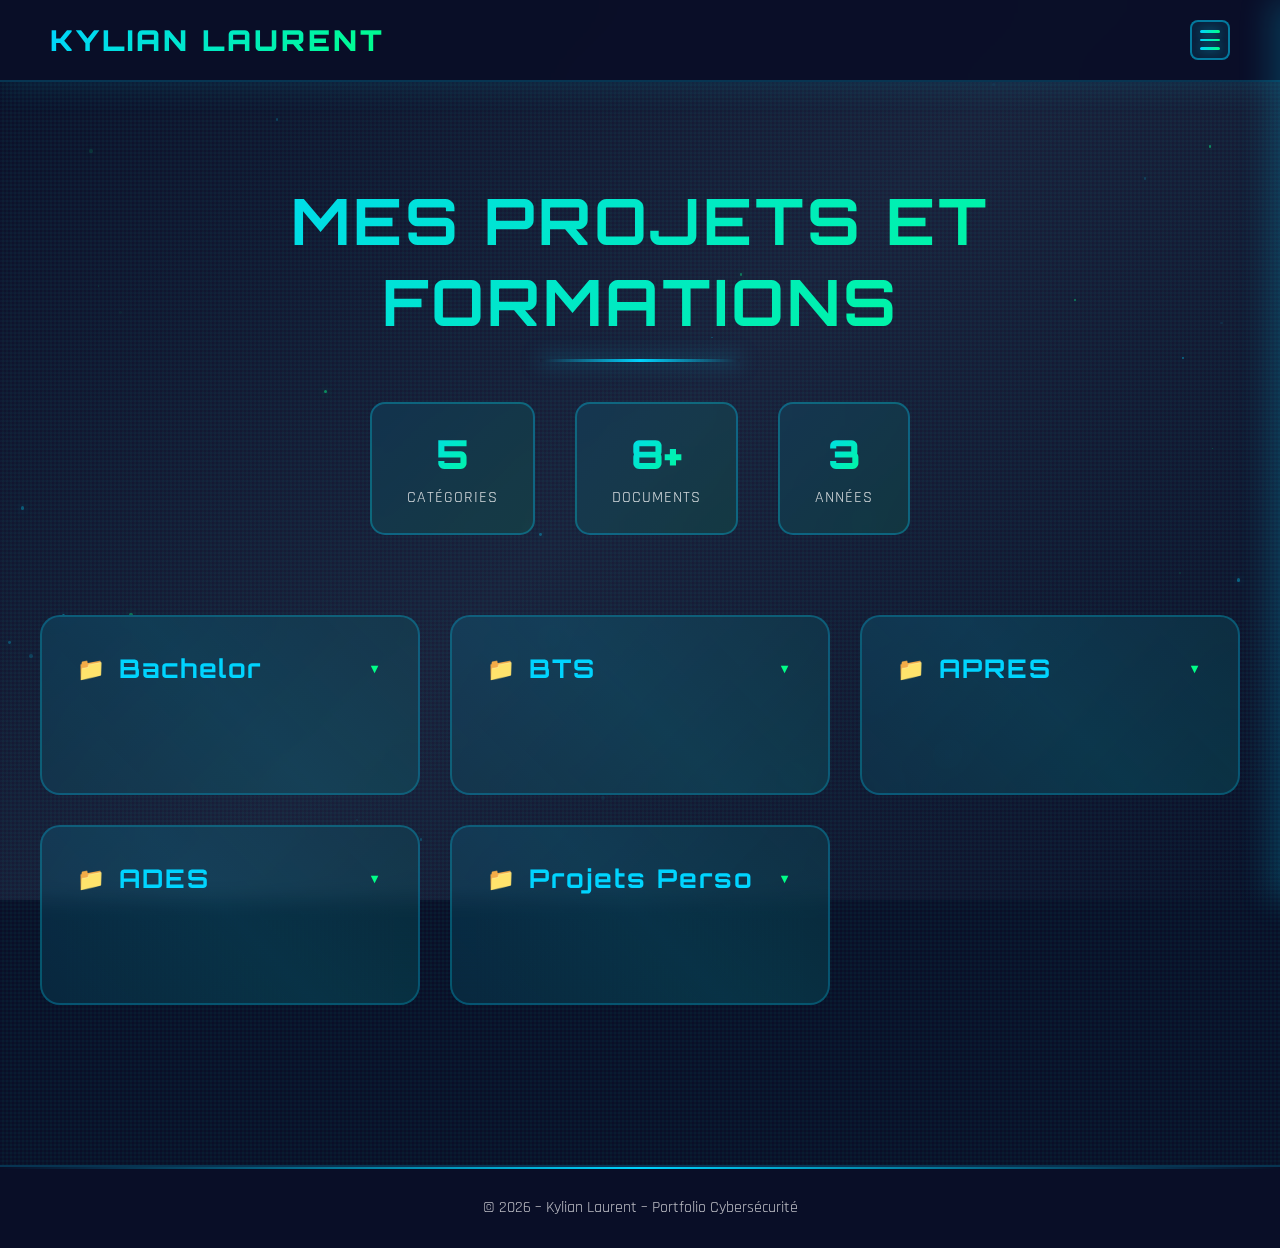
<file: projects.html>
<!DOCTYPE html>
<html lang="fr">
<head>
    <meta charset="UTF-8">
    <meta name="viewport" content="width=device-width, initial-scale=1.0">
    <title>Mes Projets et Formations - Kylian Laurent</title>
    <link href="https://fonts.googleapis.com/css2?family=Orbitron:wght@500;700;900&family=Rajdhani:wght@300;400;500;600;700&display=swap" rel="stylesheet">
    <style>
        * {
            margin: 0;
            padding: 0;
            box-sizing: border-box;
        }

        body {
            font-family: 'Rajdhani', sans-serif;
            background: #0a0e27;
            color: #fff;
            overflow-x: hidden;
            position: relative;
            min-height: 100vh;
            display: flex;
            flex-direction: column;
        }

        /* Animated Background */
        .animated-bg {
            position: fixed;
            top: 0;
            left: 0;
            width: 100%;
            height: 100%;
            z-index: -1;
            background: linear-gradient(135deg, #0a0e27 0%, #1a1f3a 50%, #0a0e27 100%);
        }

        .animated-bg::before {
            content: '';
            position: absolute;
            width: 200%;
            height: 200%;
            background-image: 
                repeating-linear-gradient(0deg, transparent, transparent 2px, rgba(0, 212, 255, 0.03) 2px, rgba(0, 212, 255, 0.03) 4px),
                repeating-linear-gradient(90deg, transparent, transparent 2px, rgba(0, 255, 136, 0.03) 2px, rgba(0, 255, 136, 0.03) 4px);
            animation: grid-move 20s linear infinite;
        }

        @keyframes grid-move {
            0% { transform: translate(0, 0); }
            100% { transform: translate(50px, 50px); }
        }

        /* Floating Particles */
        .particle {
            position: fixed;
            border-radius: 50%;
            pointer-events: none;
            z-index: 0;
        }

        @keyframes float {
            0% {
                transform: translateY(100vh) translateX(0) rotate(0deg);
                opacity: 0;
            }
            10% { opacity: 1; }
            90% { opacity: 1; }
            100% {
                transform: translateY(-100vh) translateX(100px) rotate(360deg);
                opacity: 0;
            }
        }

        /* Header */
        header {
            position: fixed;
            top: 0;
            left: 0;
            width: 100%;
            padding: 20px 50px;
            display: flex;
            justify-content: space-between;
            align-items: center;
            background: rgba(10, 14, 39, 0.95);
            backdrop-filter: blur(20px);
            border-bottom: 2px solid rgba(0, 212, 255, 0.2);
            z-index: 1000;
            box-shadow: 0 5px 30px rgba(0, 212, 255, 0.1);
        }

        header h1 {
            font-family: 'Orbitron', sans-serif;
            font-size: 1.8rem;
            font-weight: 900;
            background: linear-gradient(135deg, #00d4ff, #00ff88);
            -webkit-background-clip: text;
            -webkit-text-fill-color: transparent;
            background-clip: text;
            letter-spacing: 3px;
        }

        /* Burger Menu */
        .burger {
            width: 40px;
            height: 40px;
            cursor: pointer;
            display: flex;
            flex-direction: column;
            justify-content: center;
            gap: 6px;
            padding: 8px;
            background: rgba(0, 212, 255, 0.1);
            border: 2px solid rgba(0, 212, 255, 0.5);
            border-radius: 8px;
            transition: all 0.3s ease;
            position: relative;
            z-index: 1001;
        }

        .burger:hover {
            background: rgba(0, 212, 255, 0.2);
            box-shadow: 0 0 20px rgba(0, 212, 255, 0.4);
        }

        .burger span {
            width: 100%;
            height: 3px;
            background: linear-gradient(90deg, #00d4ff, #00ff88);
            border-radius: 10px;
            transition: all 0.3s ease;
            box-shadow: 0 0 10px rgba(0, 212, 255, 0.5);
        }

        .burger.active span:nth-child(1) {
            transform: rotate(45deg) translate(7px, 7px);
        }

        .burger.active span:nth-child(2) {
            opacity: 0;
        }

        .burger.active span:nth-child(3) {
            transform: rotate(-45deg) translate(7px, -7px);
        }

        /* Navigation */
        nav {
            position: fixed;
            top: 0;
            right: -350px;
            width: 350px;
            height: 100vh;
            background: linear-gradient(135deg, rgba(0, 10, 30, 0.98), rgba(0, 30, 60, 0.98));
            backdrop-filter: blur(20px);
            padding: 120px 40px 40px;
            transition: right 0.4s cubic-bezier(0.68, -0.55, 0.265, 1.55);
            z-index: 999;
            box-shadow: -10px 0 30px rgba(0, 212, 255, 0.2);
            border-left: 2px solid rgba(0, 212, 255, 0.3);
        }

        nav.nav-open {
            right: 0;
        }

        nav a {
            display: block;
            color: white;
            text-decoration: none;
            font-size: 18px;
            font-weight: 500;
            padding: 18px 20px;
            margin-bottom: 8px;
            border-left: 3px solid transparent;
            background: rgba(0, 212, 255, 0.05);
            border-radius: 8px;
            transition: all 0.3s ease;
            position: relative;
            overflow: hidden;
        }

        nav a::before {
            content: '';
            position: absolute;
            top: 0;
            left: -100%;
            width: 100%;
            height: 100%;
            background: linear-gradient(90deg, transparent, rgba(0, 212, 255, 0.2), transparent);
            transition: left 0.5s ease;
        }

        nav a:hover::before {
            left: 100%;
        }

        nav a:hover {
            background: rgba(0, 212, 255, 0.15);
            border-left-color: #00d4ff;
            padding-left: 30px;
            box-shadow: 0 5px 15px rgba(0, 212, 255, 0.3);
            color: #00d4ff;
        }

        /* Main Content */
        main {
            flex: 1;
            margin-top: 100px;
            padding: 40px 20px;
            position: relative;
            z-index: 1;
        }

        .projects-container {
            max-width: 1400px;
            margin: 0 auto;
            padding: 40px 20px;
        }

        .projects-container > h1 {
            font-family: 'Orbitron', sans-serif;
            font-size: clamp(2.5rem, 5vw, 4rem);
            text-align: center;
            margin-bottom: 60px;
            background: linear-gradient(135deg, #00d4ff, #00ff88);
            -webkit-background-clip: text;
            -webkit-text-fill-color: transparent;
            background-clip: text;
            letter-spacing: 3px;
            text-transform: uppercase;
            position: relative;
        }

        .projects-container > h1::after {
            content: '';
            position: absolute;
            bottom: -20px;
            left: 50%;
            transform: translateX(-50%);
            width: 200px;
            height: 3px;
            background: linear-gradient(90deg, transparent, #00d4ff, transparent);
            box-shadow: 0 0 20px rgba(0, 212, 255, 0.6);
        }

        /* Projects Grid */
        .projects-grid {
            display: grid;
            grid-template-columns: repeat(auto-fill, minmax(320px, 1fr));
            gap: 30px;
            margin-top: 80px;
        }

        /* Project Card */
        .project-card {
            background: linear-gradient(135deg, rgba(0, 212, 255, 0.05), rgba(0, 255, 136, 0.05));
            border: 2px solid rgba(0, 212, 255, 0.3);
            border-radius: 20px;
            padding: 35px;
            cursor: pointer;
            transition: all 0.4s ease;
            position: relative;
            overflow: hidden;
            backdrop-filter: blur(10px);
            min-height: 180px;
        }

        .project-card::before {
            content: '';
            position: absolute;
            top: -50%;
            left: -50%;
            width: 200%;
            height: 200%;
            background: linear-gradient(45deg, transparent, rgba(0, 212, 255, 0.1), transparent);
            transform: rotate(0deg);
            transition: transform 0.6s ease;
        }

        .project-card:hover::before {
            transform: rotate(180deg);
        }

        .project-card:hover {
            transform: translateY(-10px) scale(1.02);
            border-color: rgba(0, 212, 255, 0.6);
            box-shadow: 0 20px 60px rgba(0, 212, 255, 0.3),
                        0 0 40px rgba(0, 212, 255, 0.2);
        }

        .project-card h2 {
            font-family: 'Orbitron', sans-serif;
            font-size: 1.6rem;
            color: #00d4ff;
            margin-bottom: 20px;
            position: relative;
            z-index: 1;
            letter-spacing: 2px;
            display: flex;
            align-items: center;
            gap: 12px;
        }

        .project-card h2::before {
            content: '📁';
            font-size: 1.4rem;
            transition: transform 0.3s ease;
        }

        .project-card.active h2::before {
            content: '📂';
            transform: scale(1.2);
        }

        .project-card h2::after {
            content: '▼';
            font-size: 0.8rem;
            color: #00ff88;
            margin-left: auto;
            transition: transform 0.3s ease;
        }

        .project-card.active h2::after {
            transform: rotate(180deg);
        }

        /* Project Menu */
        .project-menu {
            max-height: 0;
            overflow: hidden;
            transition: max-height 0.5s cubic-bezier(0.4, 0, 0.2, 1);
            position: relative;
            z-index: 1;
        }

        .project-menu.active {
            max-height: 600px;
        }

        .project-menu ul {
            list-style: none;
            margin-top: 15px;
            padding-top: 15px;
            border-top: 1px solid rgba(0, 212, 255, 0.2);
        }

        .project-menu li {
            margin-bottom: 12px;
            transform: translateX(-20px);
            opacity: 0;
            transition: all 0.3s ease;
        }

        .project-menu.active li {
            transform: translateX(0);
            opacity: 1;
        }

        .project-menu.active li:nth-child(1) { transition-delay: 0.1s; }
        .project-menu.active li:nth-child(2) { transition-delay: 0.2s; }
        .project-menu.active li:nth-child(3) { transition-delay: 0.3s; }
        .project-menu.active li:nth-child(4) { transition-delay: 0.4s; }
        .project-menu.active li:nth-child(5) { transition-delay: 0.5s; }

        .project-menu a {
            display: flex;
            align-items: center;
            gap: 12px;
            padding: 12px 15px;
            background: rgba(0, 212, 255, 0.08);
            border-left: 3px solid transparent;
            border-radius: 8px;
            color: #fff;
            text-decoration: none;
            font-size: 1rem;
            font-weight: 500;
            transition: all 0.3s ease;
            position: relative;
            overflow: hidden;
        }

        .project-menu a::before {
            content: '📄';
            font-size: 1rem;
        }

        .project-menu a[href$=".pdf"]::before {
            content: '📕';
        }

        .project-menu a[href$=".docx"]::before {
            content: '📘';
        }

        .project-menu a[href$=".xlsx"]::before {
            content: '📗';
        }

        .project-menu a::after {
            content: '';
            position: absolute;
            top: 0;
            left: -100%;
            width: 100%;
            height: 100%;
            background: linear-gradient(90deg, transparent, rgba(0, 212, 255, 0.2), transparent);
            transition: left 0.5s ease;
        }

        .project-menu a:hover::after {
            left: 100%;
        }

        .project-menu a:hover {
            background: rgba(0, 212, 255, 0.15);
            border-left-color: #00d4ff;
            padding-left: 25px;
            box-shadow: 0 5px 15px rgba(0, 212, 255, 0.3);
            color: #00ff88;
            transform: translateX(5px);
        }

        /* Footer */
        footer {
            background: rgba(10, 14, 39, 0.95);
            backdrop-filter: blur(20px);
            border-top: 2px solid rgba(0, 212, 255, 0.2);
            padding: 30px;
            text-align: center;
            position: relative;
            z-index: 100;
            margin-top: 80px;
        }

        footer p {
            font-size: 1rem;
            color: rgba(255, 255, 255, 0.7);
            font-weight: 400;
        }

        footer::before {
            content: '';
            position: absolute;
            top: 0;
            left: 0;
            width: 100%;
            height: 2px;
            background: linear-gradient(90deg, transparent, #00d4ff, transparent);
            animation: slide-line 3s linear infinite;
        }

        @keyframes slide-line {
            0% { transform: translateX(-100%); }
            100% { transform: translateX(100%); }
        }

        /* Stats Counter */
        .stats-container {
            display: flex;
            justify-content: center;
            gap: 40px;
            margin: 40px 0;
            flex-wrap: wrap;
        }

        .stat-card {
            background: linear-gradient(135deg, rgba(0, 212, 255, 0.1), rgba(0, 255, 136, 0.1));
            border: 2px solid rgba(0, 212, 255, 0.3);
            border-radius: 15px;
            padding: 25px 35px;
            text-align: center;
            backdrop-filter: blur(10px);
            transition: all 0.3s ease;
        }

        .stat-card:hover {
            transform: translateY(-5px);
            box-shadow: 0 10px 30px rgba(0, 212, 255, 0.3);
        }

        .stat-number {
            font-family: 'Orbitron', sans-serif;
            font-size: 2.5rem;
            font-weight: 900;
            background: linear-gradient(135deg, #00d4ff, #00ff88);
            -webkit-background-clip: text;
            -webkit-text-fill-color: transparent;
            background-clip: text;
        }

        .stat-label {
            font-size: 1rem;
            color: rgba(255, 255, 255, 0.8);
            margin-top: 8px;
            text-transform: uppercase;
            letter-spacing: 1px;
        }

        /* Responsive */
        @media (max-width: 768px) {
            header {
                padding: 15px 20px;
            }

            header h1 {
                font-size: 1.3rem;
            }

            nav {
                width: 100%;
                right: -100%;
                padding: 100px 30px 30px;
            }

            .projects-grid {
                grid-template-columns: 1fr;
                gap: 25px;
            }

            .project-card {
                padding: 25px 20px;
            }

            .project-card h2 {
                font-size: 1.3rem;
            }

            .stats-container {
                gap: 20px;
            }

            .stat-card {
                padding: 20px 25px;
            }

            .stat-number {
                font-size: 2rem;
            }
        }
    </style>
</head>
<body>
    <div class="animated-bg"></div>

    <!-- Particles -->
    <script>
        for (let i = 0; i < 50; i++) {
            const particle = document.createElement('div');
            particle.className = 'particle';
            particle.style.width = Math.random() * 3 + 1 + 'px';
            particle.style.height = particle.style.width;
            particle.style.left = Math.random() * 100 + '%';
            particle.style.top = Math.random() * 100 + '%';
            particle.style.background = Math.random() > 0.5 ? '#00d4ff' : '#00ff88';
            particle.style.opacity = Math.random() * 0.5;
            particle.style.boxShadow = `0 0 10px ${particle.style.background}`;
            particle.style.animation = `float ${Math.random() * 10 + 10}s linear infinite`;
            particle.style.animationDelay = Math.random() * 5 + 's';
            document.body.appendChild(particle);
        }
    </script>

    <header>
        <h1>KYLIAN LAURENT</h1>
        <div class="burger" id="burger">
            <span></span>
            <span></span>
            <span></span>
        </div>
        <nav id="nav-links">
            <a href="index.html">Accueil</a>
            <a href="about-me.html">À propos</a>
            <a href="enterprise.html">Entreprise</a>
            <a href="projects.html">Projets</a>
            <a href="database.html">Base de connaissances</a>
            <a href="formations.html">Formations</a>
            <a href="videos.html">Vidéos</a>
            <a href="reviews.html">Avis</a>
            <a href="contact.html">Contact</a>
        </nav>
    </header>

    <main>
        <section class="projects-container">
            <h1>Mes Projets et Formations</h1>

            <!-- Stats -->
            <div class="stats-container">
                <div class="stat-card">
                    <div class="stat-number">5</div>
                    <div class="stat-label">Catégories</div>
                </div>
                <div class="stat-card">
                    <div class="stat-number">8+</div>
                    <div class="stat-label">Documents</div>
                </div>
                <div class="stat-card">
                    <div class="stat-number">3</div>
                    <div class="stat-label">Années</div>
                </div>
            </div>

            <div class="projects-grid">
                <!-- Project Card 1 -->
                <div class="project-card" onclick="toggleProject('project1', this)">
                    <h2>Bachelor</h2>
                    <div id="project1" class="project-menu">
                        <ul>
                            <li> AD
                                <ul>
                                    <li><a href="assets/docs/Bachelor1.pdf" target="_blank">Bachelor1.pdf</a></li>
                                    <li><a href="assets/docs/Bachelor2.docx" target="_blank">Bachelor2.docx</a></li>
                                </ul>
                            </li>
                        </ul>
                    </div>
                </div>

                <!-- Project Card 2 -->
                <div class="project-card" onclick="toggleProject('project2', this)">
                    <h2>BTS</h2>
                    <div id="project2" class="project-menu">
                        <ul>
                            <li><a href="assets/docs/AD.docx" target="_blank">AD.pdf</a></li>
                            <li><a href="assets/docs/BTS2.docx" target="_blank">BTS2.docx</a></li>
                        </ul>
                    </div>
                </div>

                <!-- Project Card 3 -->
                <div class="project-card" onclick="toggleProject('project3', this)">
                    <h2>APRES</h2>
                    <div id="project3" class="project-menu">
                        <ul>
                            <li><a href="assets/docs/APRES1.pdf" target="_blank">APRES1.pdf</a></li>
                        </ul>
                    </div>
                </div>

                <!-- Project Card 4 -->
                <div class="project-card" onclick="toggleProject('project4', this)">
                    <h2>ADES</h2>
                    <div id="project4" class="project-menu">
                        <ul>
                            <li><a href="assets/docs/ADES1.pdf" target="_blank">ADES1.pdf</a></li>
                        </ul>
                    </div>
                </div>

                <!-- Project Card 5 -->
                <div class="project-card" onclick="toggleProject('project5', this)">
                    <h2>Projets Perso</h2>
                    <div id="project5" class="project-menu">
                        <ul>
                            <li><a href="assets/docs/ProjetPerso1.pdf" target="_blank">ProjetPerso1.pdf</a></li>
                            <li><a href="assets/docs/ProjetPerso2.docx" target="_blank">ProjetPerso2.docx</a></li>
                        </ul>
                    </div>
                </div>
            </div>
        </section>
    </main>

    <footer>
        <p>© 2026 – Kylian Laurent – Portfolio Cybersécurité</p>
    </footer>

    <script>
        // Burger Menu Toggle
        const burger = document.getElementById('burger');
        const navLinks = document.getElementById('nav-links');

        burger.addEventListener('click', () => {
            burger.classList.toggle('active');
            navLinks.classList.toggle('nav-open');
        });

        // Close menu when clicking on a link
        const links = navLinks.querySelectorAll('a');
        links.forEach(link => {
            link.addEventListener('click', () => {
                burger.classList.remove('active');
                navLinks.classList.remove('nav-open');
            });
        });

        // Close menu when clicking outside
        document.addEventListener('click', (e) => {
            if (!navLinks.contains(e.target) && !burger.contains(e.target)) {
                burger.classList.remove('active');
                navLinks.classList.remove('nav-open');
            }
        });

        // Toggle Project Menu
        function toggleProject(projectId, card) {
            const menu = document.getElementById(projectId);
            const allMenus = document.querySelectorAll('.project-menu');
            const allCards = document.querySelectorAll('.project-card');
            
            // Close all other menus
            allMenus.forEach(m => {
                if (m.id !== projectId) {
                    m.classList.remove('active');
                }
            });
            
            // Remove active class from all cards
            allCards.forEach(c => {
                if (c !== card) {
                    c.classList.remove('active');
                }
            });
            
            // Toggle current menu and card
            menu.classList.toggle('active');
            card.classList.toggle('active');
            
            // Prevent event bubbling
            event.stopPropagation();
        }

        // Prevent menu links from toggling the card
        document.querySelectorAll('.project-menu a').forEach(link => {
            link.addEventListener('click', (e) => {
                e.stopPropagation();
            });
        });
    </script>
</body>
</html>
</file>
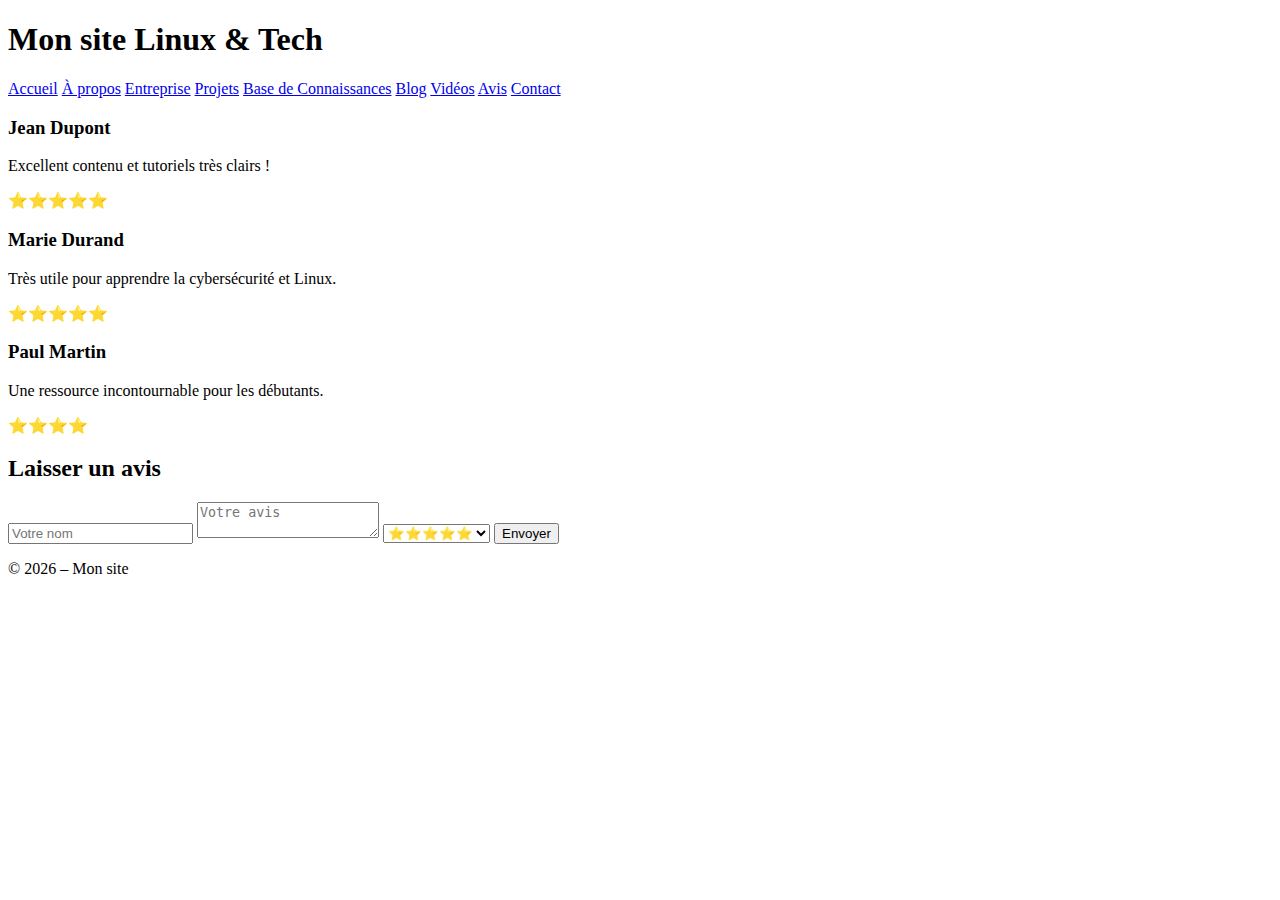
<file: reviews.html>
<!DOCTYPE html>
<html lang="fr">
<head>
    <meta charset="UTF-8">
    <title>TITRE_DE_LA_PAGE</title>
    <link rel="stylesheet" href="assets/css/style.css">
</head>
<body>

<header>
    <h1>Mon site Linux & Tech</h1>
    <nav>
        <a href="index.html">Accueil</a>
        <a href="about-me.html">À propos</a>
        <a href="enterprise.html">Entreprise</a>
        <a href="projects.html">Projets</a>
        <a href="database.html">Base de Connaissances</a>
        <a href="blog.html">Blog</a>
        <a href="videos.html">Vidéos</a>
        <a href="reviews.html">Avis</a>
        <a href="contact.html">Contact</a>
    </nav>
</header>

<main>
        <section class="avis-list">
            <div class="avis-card">
                <h3>Jean Dupont</h3>
                <p>Excellent contenu et tutoriels très clairs !</p>
                <span>⭐⭐⭐⭐⭐</span>
            </div>
            <div class="avis-card">
                <h3>Marie Durand</h3>
                <p>Très utile pour apprendre la cybersécurité et Linux.</p>
                <span>⭐⭐⭐⭐⭐</span>
            </div>
            <div class="avis-card">
                <h3>Paul Martin</h3>
                <p>Une ressource incontournable pour les débutants.</p>
                <span>⭐⭐⭐⭐</span>
            </div>
        </section>

        <section class="avis-form">
            <h2>Laisser un avis</h2>
            <form id="form-avis">
                <input type="text" id="name" placeholder="Votre nom" required>
                <textarea id="message" placeholder="Votre avis" required></textarea>
                <select id="rating">
                    <option value="5">⭐⭐⭐⭐⭐</option>
                    <option value="4">⭐⭐⭐⭐</option>
                    <option value="3">⭐⭐⭐</option>
                    <option value="2">⭐⭐</option>
                    <option value="1">⭐</option>
                </select>
                <button type="submit">Envoyer</button>
            </form>
        </section>
</main>

<footer>
    <p>© 2026 – Mon site</p>
</footer>

</body>
</html>
</file>
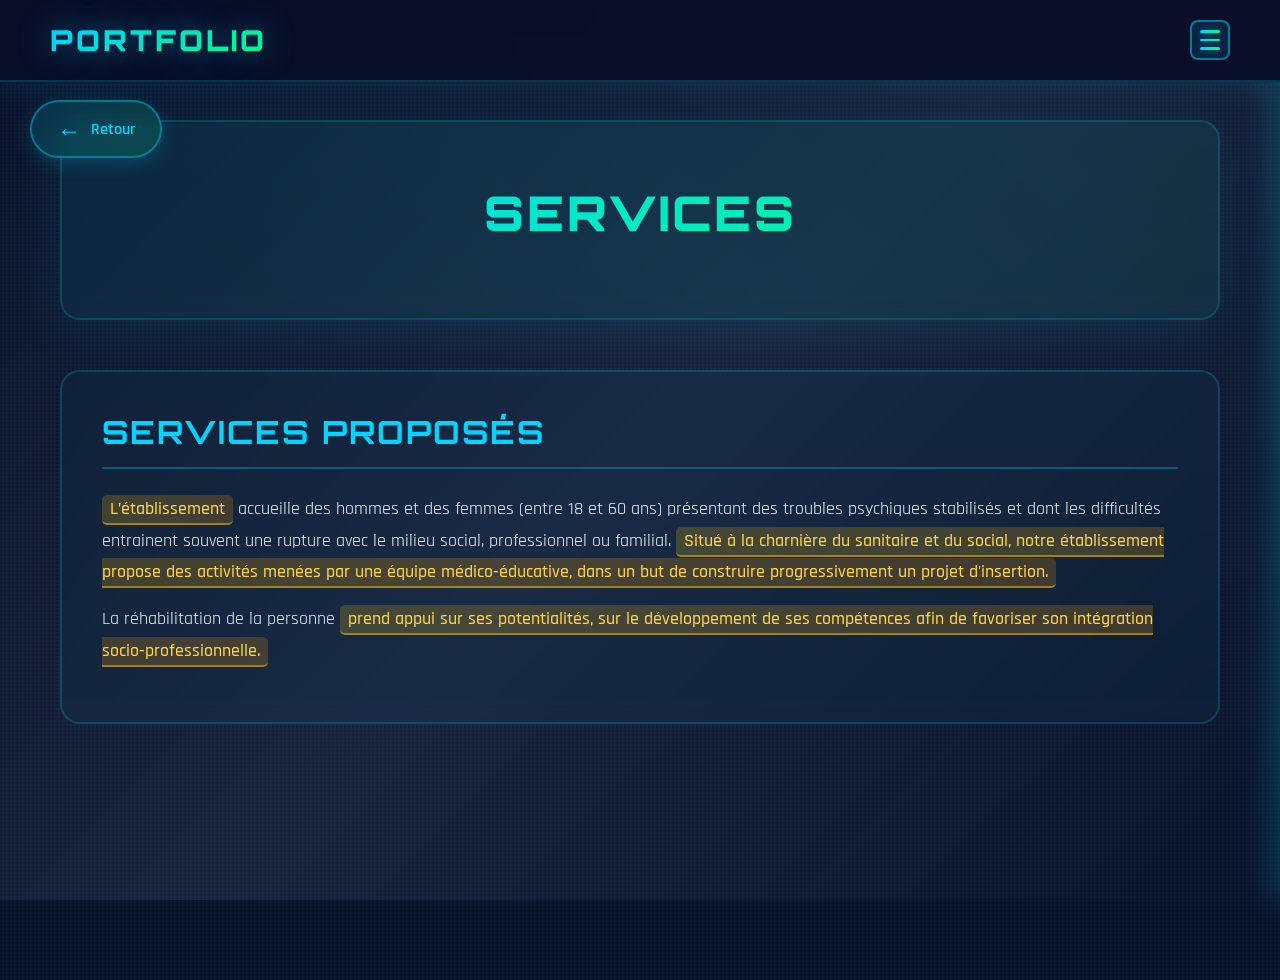
<file: services.html>
<!DOCTYPE html>
<html lang="fr">
<head>
    <meta charset="UTF-8">
    <meta name="viewport" content="width=device-width, initial-scale=1.0">
    <title>Informations - Mon Alternance</title>
    <link href="https://fonts.googleapis.com/css2?family=Orbitron:wght@400;700;900&family=Rajdhani:wght@300;400;500;600;700&display=swap" rel="stylesheet">
    <style>
        * {
            margin: 0;
            padding: 0;
            box-sizing: border-box;
        }

        body {
            font-family: 'Rajdhani', sans-serif;
            background: #0a0e27;
            color: #fff;
            overflow-x: hidden;
            position: relative;
            min-height: 100vh;
        }

        /* Animated Background */
        .animated-bg {
            position: fixed;
            top: 0;
            left: 0;
            width: 100%;
            height: 100%;
            z-index: -1;
            background: linear-gradient(135deg, #0a0e27 0%, #1a1f3a 50%, #0a0e27 100%);
        }

        .animated-bg::before {
            content: '';
            position: absolute;
            width: 200%;
            height: 200%;
            background-image: 
                repeating-linear-gradient(0deg, transparent, transparent 2px, rgba(0, 212, 255, 0.03) 2px, rgba(0, 212, 255, 0.03) 4px),
                repeating-linear-gradient(90deg, transparent, transparent 2px, rgba(0, 255, 136, 0.03) 2px, rgba(0, 255, 136, 0.03) 4px);
            animation: grid-move 20s linear infinite;
        }

        @keyframes grid-move {
            0% { transform: translate(0, 0); }
            100% { transform: translate(50px, 50px); }
        }

        /* Header */
        header {
            position: fixed;
            top: 0;
            left: 0;
            width: 100%;
            padding: 20px 50px;
            display: flex;
            justify-content: space-between;
            align-items: center;
            background: rgba(10, 14, 39, 0.95);
            backdrop-filter: blur(20px);
            border-bottom: 2px solid rgba(0, 212, 255, 0.2);
            z-index: 1000;
            box-shadow: 0 5px 30px rgba(0, 212, 255, 0.1);
        }

        header h1 {
            font-family: 'Orbitron', sans-serif;
            font-size: 1.8rem;
            font-weight: 900;
            background: linear-gradient(135deg, #00d4ff, #00ff88);
            -webkit-background-clip: text;
            -webkit-text-fill-color: transparent;
            background-clip: text;
            letter-spacing: 3px;
            text-shadow: 0 0 30px rgba(0, 212, 255, 0.5);
        }

        /* Burger Menu */
        .burger {
            width: 40px;
            height: 40px;
            cursor: pointer;
            display: flex;
            flex-direction: column;
            justify-content: center;
            gap: 6px;
            padding: 8px;
            background: rgba(0, 212, 255, 0.1);
            border: 2px solid rgba(0, 212, 255, 0.5);
            border-radius: 8px;
            transition: all 0.3s ease;
            position: relative;
            z-index: 1001;
        }

        .burger:hover {
            background: rgba(0, 212, 255, 0.2);
            box-shadow: 0 0 20px rgba(0, 212, 255, 0.4);
        }

        .burger span {
            width: 100%;
            height: 3px;
            background: linear-gradient(90deg, #00d4ff, #00ff88);
            border-radius: 10px;
            transition: all 0.3s ease;
            box-shadow: 0 0 10px rgba(0, 212, 255, 0.5);
        }

        .burger.active span:nth-child(1) {
            transform: rotate(45deg) translate(7px, 7px);
        }

        .burger.active span:nth-child(2) {
            opacity: 0;
        }

        .burger.active span:nth-child(3) {
            transform: rotate(-45deg) translate(7px, -7px);
        }

        /* Navigation */
        nav {
            position: fixed;
            top: 0;
            right: -350px;
            width: 350px;
            height: 100vh;
            background: linear-gradient(135deg, rgba(0, 10, 30, 0.98), rgba(0, 30, 60, 0.98));
            backdrop-filter: blur(20px);
            padding: 120px 40px 40px;
            transition: right 0.4s cubic-bezier(0.68, -0.55, 0.265, 1.55);
            z-index: 999;
            box-shadow: -10px 0 30px rgba(0, 212, 255, 0.2);
            border-left: 2px solid rgba(0, 212, 255, 0.3);
        }

        nav.nav-open {
            right: 0;
        }

        nav a {
            display: block;
            color: white;
            text-decoration: none;
            font-size: 18px;
            font-weight: 500;
            padding: 18px 20px;
            margin-bottom: 8px;
            border-left: 3px solid transparent;
            background: rgba(0, 212, 255, 0.05);
            border-radius: 8px;
            transition: all 0.3s ease;
            position: relative;
            overflow: hidden;
        }

        nav a::before {
            content: '';
            position: absolute;
            top: 0;
            left: -100%;
            width: 100%;
            height: 100%;
            background: linear-gradient(90deg, transparent, rgba(0, 212, 255, 0.2), transparent);
            transition: left 0.5s ease;
        }

        nav a:hover::before {
            left: 100%;
        }

        nav a:hover {
            background: rgba(0, 212, 255, 0.15);
            border-left-color: #00d4ff;
            padding-left: 30px;
            box-shadow: 0 5px 15px rgba(0, 212, 255, 0.3);
            color: #00d4ff;
        }

        /* Bouton Retour */
        .btn-back {
            position: fixed;
            top: 100px;
            left: 30px;
            display: inline-flex;
            align-items: center;
            gap: 10px;
            padding: 12px 25px;
            background: linear-gradient(135deg, rgba(0, 212, 255, 0.15), rgba(0, 255, 136, 0.15));
            border: 2px solid rgba(0, 212, 255, 0.4);
            border-radius: 50px;
            color: #00d4ff;
            text-decoration: none;
            font-weight: 600;
            font-size: 1rem;
            backdrop-filter: blur(10px);
            transition: all 0.3s ease;
            z-index: 100;
            box-shadow: 0 5px 20px rgba(0, 212, 255, 0.2);
        }

        .btn-back:hover {
            background: linear-gradient(135deg, rgba(0, 212, 255, 0.25), rgba(0, 255, 136, 0.25));
            transform: translateX(-5px);
            box-shadow: 0 8px 30px rgba(0, 212, 255, 0.4);
        }

        .btn-back .arrow {
            font-size: 1.5rem;
            transition: transform 0.3s ease;
        }

        .btn-back:hover .arrow {
            transform: translateX(-3px);
        }

        .container {
            max-width: 1200px;
            margin: 0 auto;
            padding: 40px 20px;
            margin-top: 80px;
            position: relative;
            z-index: 1;
        }

        .header {
            text-align: center;
            padding: 60px 40px;
            background: linear-gradient(135deg, rgba(0, 212, 255, 0.05), rgba(0, 255, 136, 0.05));
            border-radius: 20px;
            border: 2px solid rgba(0, 212, 255, 0.2);
            backdrop-filter: blur(10px);
            box-shadow: 0 10px 50px rgba(0, 212, 255, 0.1);
            position: relative;
            overflow: hidden;
            margin-bottom: 50px;
        }

        .header::before {
            content: '';
            position: absolute;
            top: -50%;
            left: -50%;
            width: 200%;
            height: 200%;
            background: linear-gradient(45deg, transparent, rgba(0, 212, 255, 0.05), transparent);
            animation: rotate-gradient 6s linear infinite;
        }

        @keyframes rotate-gradient {
            0% { transform: rotate(0deg); }
            100% { transform: rotate(360deg); }
        }

        .header h1 {
            font-family: 'Orbitron', sans-serif;
            font-size: 3rem;
            font-weight: 900;
            background: linear-gradient(135deg, #00d4ff, #00ff88);
            -webkit-background-clip: text;
            -webkit-text-fill-color: transparent;
            background-clip: text;
            margin-bottom: 15px;
            position: relative;
            z-index: 1;
            letter-spacing: 3px;
        }

        .header p {
            font-size: 1.3rem;
            color: #00ff88;
            position: relative;
            z-index: 1;
            font-weight: 500;
        }

        /* Logo Section */
        .logo-section {
            text-align: center;
            margin-bottom: 50px;
            padding: 60px 40px;
            background: linear-gradient(135deg, rgba(0, 212, 255, 0.05), rgba(0, 255, 136, 0.05));
            border: 2px solid rgba(0, 212, 255, 0.2);
            border-radius: 20px;
            backdrop-filter: blur(10px);
            position: relative;
            overflow: hidden;
            box-shadow: 0 10px 50px rgba(0, 212, 255, 0.1);
        }

        .logo-section::before {
            content: '';
            position: absolute;
            top: 0;
            left: -100%;
            width: 100%;
            height: 2px;
            background: linear-gradient(90deg, transparent, #00d4ff, transparent);
            animation: slide-line 3s linear infinite;
        }

        .logo-section::after {
            content: '';
            position: absolute;
            top: -50%;
            left: -50%;
            width: 200%;
            height: 200%;
            background: linear-gradient(45deg, transparent, rgba(0, 212, 255, 0.05), transparent);
            animation: rotate-gradient 6s linear infinite;
            z-index: 0;
        }

        @keyframes slide-line {
            0% { left: -100%; }
            100% { left: 100%; }
        }

        .logo-placeholder {
            width: 350px;
            height: 350px;
            margin: 0 auto;
            background: rgba(0, 212, 255, 0.05);
            border: 4px solid rgba(0, 212, 255, 0.3);
            border-radius: 20px;
            display: flex;
            align-items: center;
            justify-content: center;
            color: rgba(255, 255, 255, 0.6);
            font-size: 16px;
            text-align: center;
            padding: 30px;
            box-shadow: 0 0 40px rgba(0, 212, 255, 0.3),
                        inset 0 0 30px rgba(0, 212, 255, 0.05);
            transition: all 0.3s ease;
            position: relative;
            z-index: 1;
        }

        .logo-placeholder:hover {
            box-shadow: 0 0 60px rgba(0, 212, 255, 0.5),
                        inset 0 0 40px rgba(0, 212, 255, 0.1);
            border-color: rgba(0, 212, 255, 0.6);
            transform: scale(1.02);
        }

        .logo-placeholder img {
            max-width: 100%;
            max-height: 100%;
            object-fit: contain;
            filter: drop-shadow(0 0 30px rgba(0, 212, 255, 0.6));
        }

        /* Info Sections */
        .info-section {
            background: rgba(0, 212, 255, 0.03);
            border: 2px solid rgba(0, 212, 255, 0.2);
            border-radius: 20px;
            padding: 40px;
            margin-bottom: 40px;
            backdrop-filter: blur(10px);
            position: relative;
            overflow: hidden;
        }

        .info-section::before {
            content: '';
            position: absolute;
            top: 0;
            left: -100%;
            width: 100%;
            height: 2px;
            background: linear-gradient(90deg, transparent, #00d4ff, transparent);
            animation: slide-line 3s linear infinite;
        }

        .info-section h2 {
            font-family: 'Orbitron', sans-serif;
            font-size: 2rem;
            color: #00d4ff;
            margin-bottom: 25px;
            padding-bottom: 15px;
            border-bottom: 2px solid rgba(0, 212, 255, 0.3);
            text-transform: uppercase;
            letter-spacing: 2px;
        }

        .info-section p {
            font-size: 1.1rem;
            line-height: 1.8;
            margin-bottom: 15px;
            color: rgba(255, 255, 255, 0.9);
        }

        .info-box {
            background: linear-gradient(135deg, rgba(0, 212, 255, 0.1), rgba(0, 255, 136, 0.1));
            padding: 25px;
            border-radius: 15px;
            border: 1px solid rgba(0, 212, 255, 0.3);
            margin-top: 20px;
        }

        .info-box p {
            margin-bottom: 12px;
        }

        .info-box strong {
            color: #00ff88;
            font-weight: 600;
            font-size: 1.1em;
        }

        .editable {
            background: linear-gradient(135deg, rgba(255, 193, 7, 0.2), rgba(255, 152, 0, 0.2));
            padding: 3px 8px;
            border-radius: 5px;
            border-bottom: 2px solid rgba(255, 193, 7, 0.5);
            color: #ffd54f;
            font-weight: 500;
        }

        .instruction {
            background: linear-gradient(135deg, rgba(0, 212, 255, 0.1), rgba(0, 255, 136, 0.1));
            color: #00d4ff;
            padding: 20px;
            border-radius: 15px;
            margin-bottom: 40px;
            border: 2px solid rgba(0, 212, 255, 0.3);
            backdrop-filter: blur(10px);
        }

        .instruction strong {
            display: block;
            margin-bottom: 10px;
            color: #00ff88;
            font-size: 1.2em;
        }

        /* Responsive */
        @media (max-width: 768px) {
            header {
                padding: 15px 20px;
            }

            header h1 {
                font-size: 1.3rem;
            }

            nav {
                width: 100%;
                right: -100%;
                padding: 100px 30px 30px;
            }

            .btn-back {
                top: 80px;
                left: 20px;
                padding: 10px 20px;
                font-size: 0.9rem;
            }

            .container {
                padding: 20px 15px;
                margin-top: 60px;
            }

            .header {
                padding: 40px 20px;
            }

            .header h1 {
                font-size: 2.5rem;
            }

            .logo-section {
                padding: 40px 20px;
            }

            .logo-placeholder {
                width: 250px;
                height: 250px;
            }

            .info-section {
                padding: 25px 20px;
            }

            .info-section h2 {
                font-size: 1.5rem;
            }
        }
    </style>
</head>
<body>
    <div class="animated-bg"></div>

    <!-- Header avec menu burger -->
    <header>
        <h1>PORTFOLIO</h1>
        <div class="burger" id="burger">
            <span></span>
            <span></span>
            <span></span>
        </div>
    </header>

    <!-- Navigation -->
    <nav id="nav">
        <a href="index.html">Accueil</a>
        <a href="about-me.html">À propos</a>
        <a href="enterprise.html">Entreprise</a>
        <a href="projects.html">Projets</a>
        <a href="database.html">Base de connaissances</a>
        <a href="formations.html">Formations</a>
        <a href="logiciels.html">Logiciels</a>
        <a href="reviews.html">Avis</a>
        <a href="contact.html">Contact</a>
    </nav>

    <!-- Bouton Retour -->
    <a href="javascript:history.back()" class="btn-back">
        <span class="arrow">←</span> Retour
    </a>

    <div class="container">
        <div class="header">
            <h1>SERVICES</h1>
        </div>

        <!-- Section Entreprise -->
        <div class="info-section">
            <h2>Services proposés</h2>
            <p>
                <span class="editable">L’établissement</span> accueille des hommes et des femmes (entre 18 et 60 ans) présentant des troubles psychiques stabilisés et dont les difficultés entrainent souvent une rupture avec le milieu social, professionnel ou familial. 
                <span class="editable">Situé à la charnière du sanitaire et du social, notre établissement propose des activités menées par une équipe médico-éducative, dans un but de construire progressivement un projet d'insertion.</span>
            </p>
            <p>
                La réhabilitation de la personne <span class="editable">prend appui sur ses potentialités, sur le développement de ses compétences afin de favoriser son intégration socio-professionnelle.</span>
            </p>
        </div>
    </div>

    <script>
        // Menu burger
        const burger = document.getElementById('burger');
        const nav = document.getElementById('nav');

        burger.addEventListener('click', () => {
            burger.classList.toggle('active');
            nav.classList.toggle('nav-open');
        });

        // Fermer le menu en cliquant sur un lien
        const navLinks = document.querySelectorAll('nav a');
        navLinks.forEach(link => {
            link.addEventListener('click', () => {
                burger.classList.remove('active');
                nav.classList.remove('nav-open');
            });
        });

        // Fermer le menu en cliquant en dehors
        document.addEventListener('click', (e) => {
            if (!burger.contains(e.target) && !nav.contains(e.target)) {
                burger.classList.remove('active');
                nav.classList.remove('nav-open');
            }
        });
    </script>
</body>
</html>
</file>
<file: assets/css/style.css>
.site-header {
    position: fixed;
    top: 0;
    left: 0;

    width: 100%;
    height: 70px;
    padding: 0 20px;

    display: flex;
    justify-content: space-between;
    align-items: center;

    z-index: 4; /* 🔥 AU-DESSUS DE TOUT */
}

/* BURGER */
.burger {
    font-size: 32px;
    color: white;
    cursor: pointer;

    z-index: 5;
    pointer-events: auto;
}
</file>
